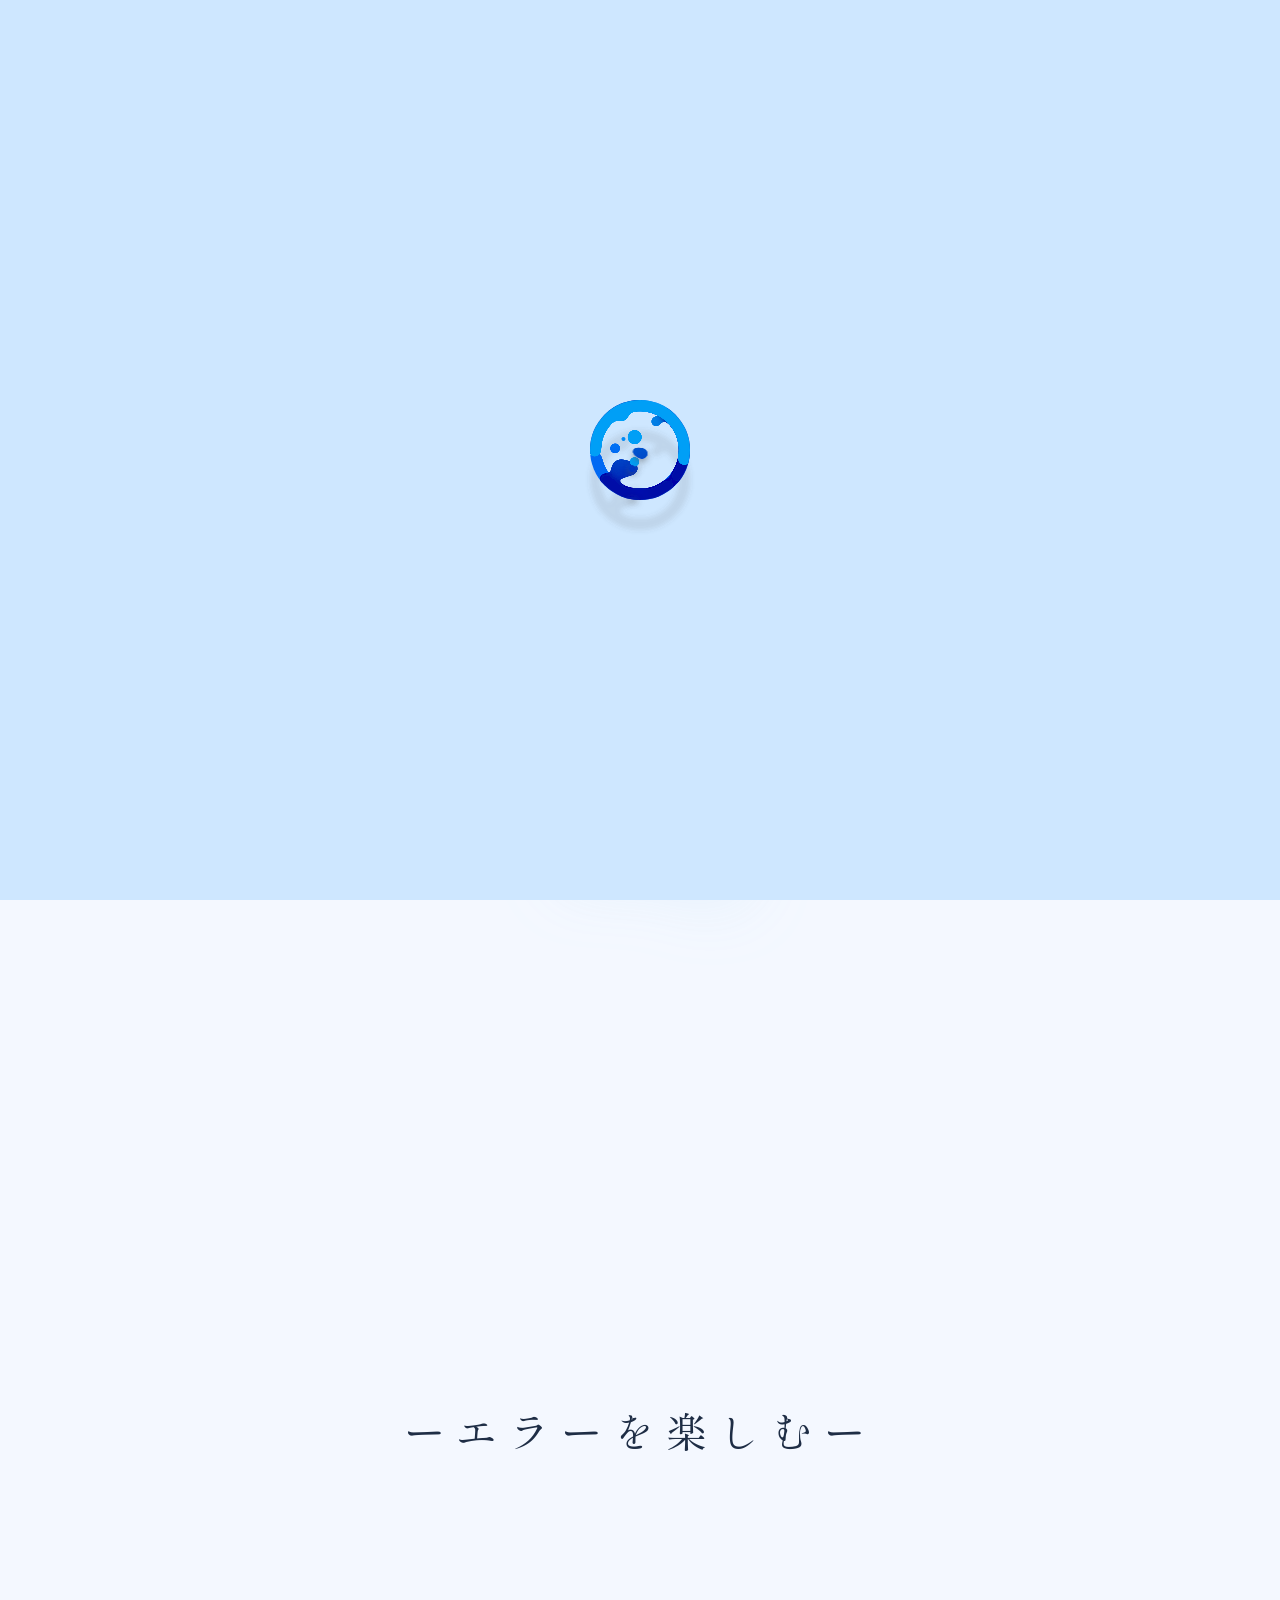
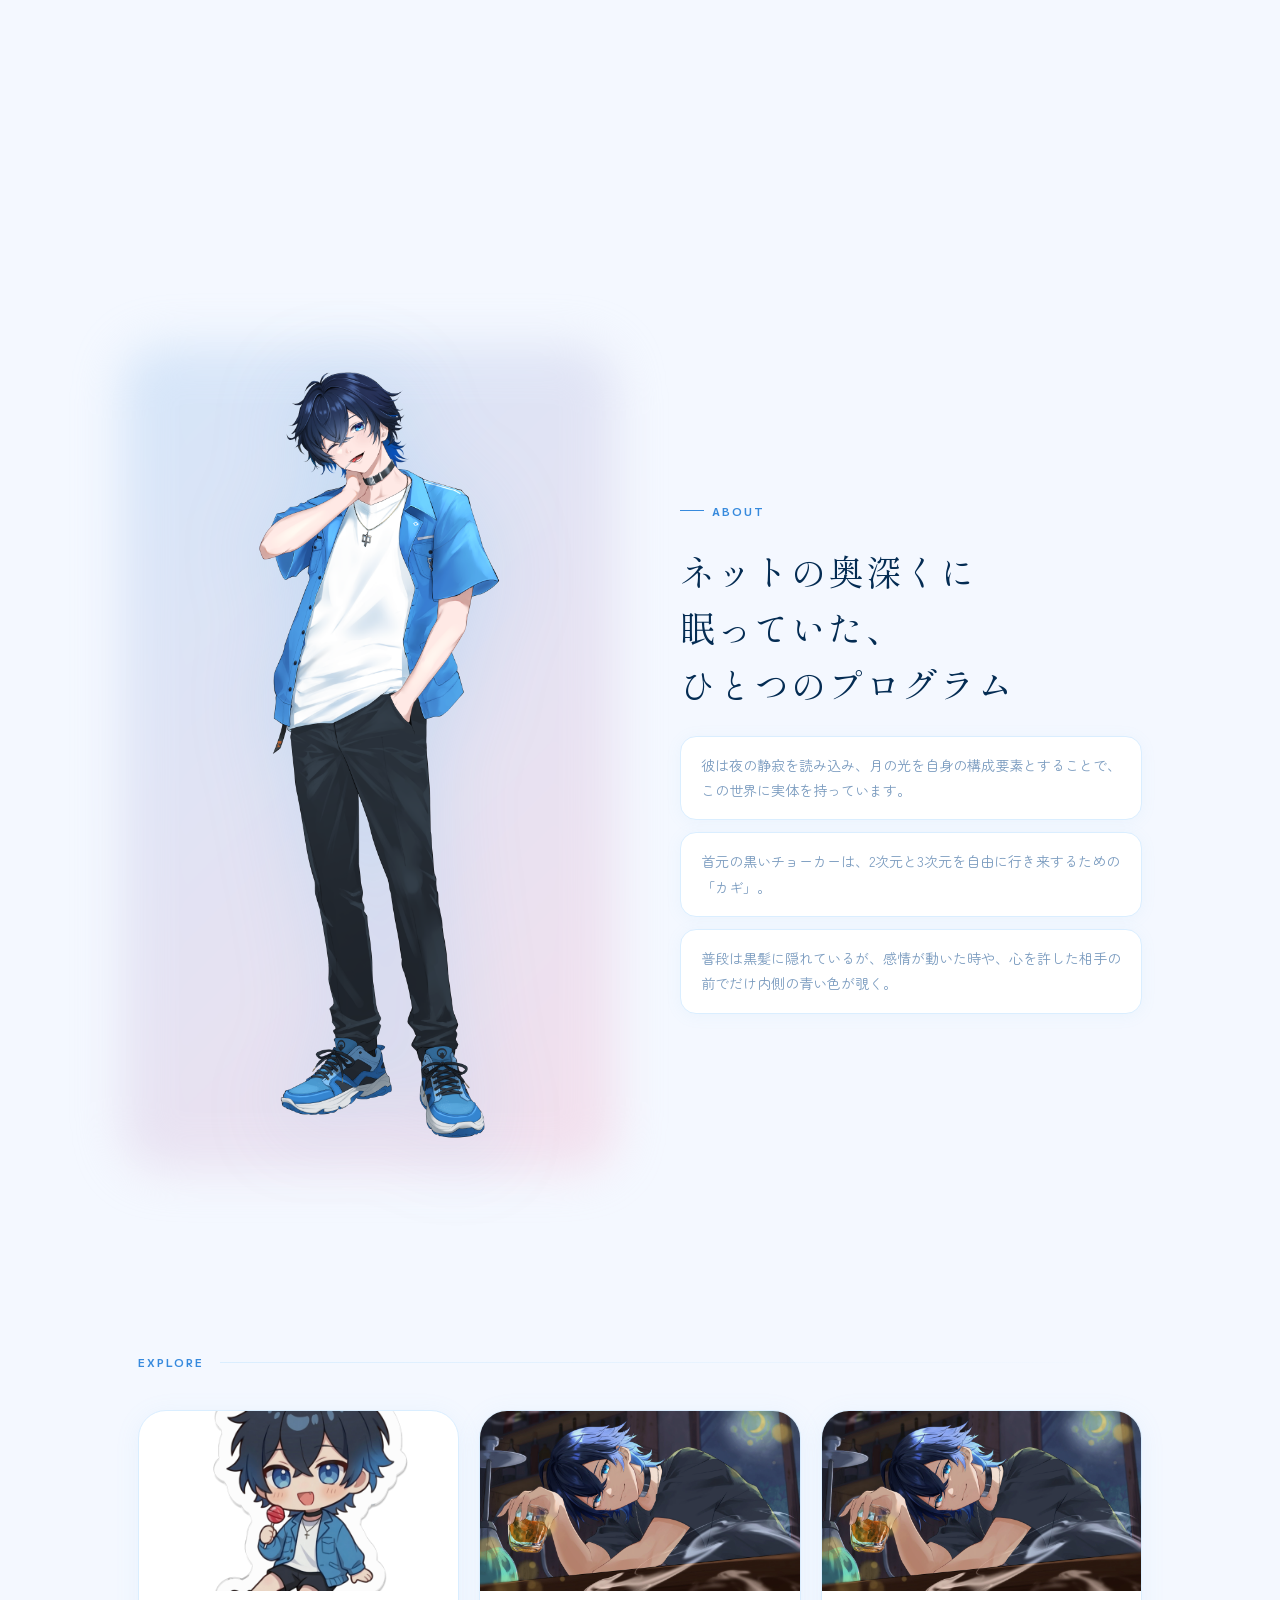
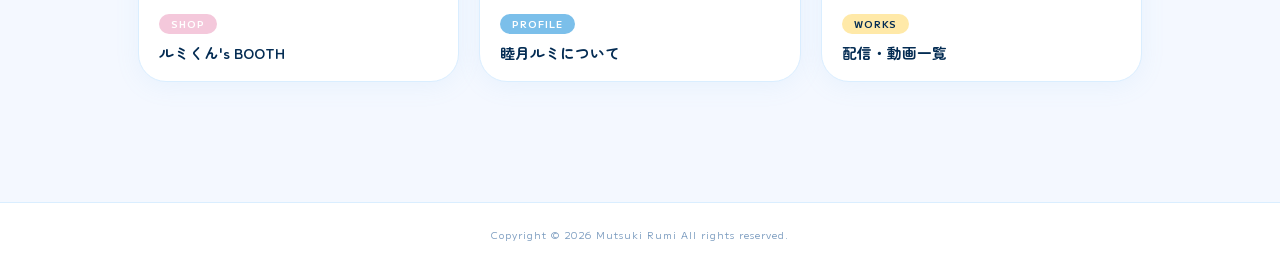
<file: index.html>
<!DOCTYPE html>
<html lang="ja">
<head>
  <meta charset="UTF-8">
  <meta name="viewport" content="width=device-width, initial-scale=1.0">
  <title>睦月ルミ — プログラマー系VTuber</title>
  <link rel="preconnect" href="https://fonts.googleapis.com">
  <link rel="preconnect" href="https://fonts.gstatic.com" crossorigin>
  <link href="https://fonts.googleapis.com/css2?family=Shippori+Mincho:wght@300;400&family=Zen+Maru+Gothic:wght@400;700&family=M+PLUS+1:wght@700;900&display=swap" rel="stylesheet">
  <style>
    /* ── トークン ── */
    :root {
      --bg:          #f4f8ff;
      --surface:     #ffffff;
      --blue-l:      #B5D4F4;
      --blue-m:      #7bbfea;
      --blue-d:      #378ADD;
      --navy:        #042C53;
      --pink:        #f4c8db;
      --yellow:      #ffe9a8;
      --text:        #1e2d45;
      --muted:       #7a9bbf;
      --border:      #daeeff;
      --r-m:         16px;
      --r-l:         28px;
      --r-full:      9999px;
    }

    *,*::before,*::after{box-sizing:border-box;margin:0;padding:0;}
    html{scroll-behavior:smooth;}
    body{
      background:var(--bg);
      color:var(--text);
      font-family:'Zen Maru Gothic',sans-serif;
      overflow-x:hidden;
    }
    img{display:block;max-width:100%;}
    a{text-decoration:none;color:inherit;}

    /* ── ローダー ── */
    .loader{
      position:fixed;inset:0;
      background:#cee7ff;
      display:flex;align-items:center;justify-content:center;
      z-index:9999;
      transition:opacity .4s ease;
    }
    .loader.hide{opacity:0;pointer-events:none;}
    .loader svg{width:400px;height:300px;visibility:hidden;}

    /* ── カスタムカーソル ── */
    .cursor{
      position:fixed;
      width:12px;height:12px;
      border-radius:50%;
      background:var(--blue-d);
      pointer-events:none;
      z-index:9998;
      transform:translate(-50%,-50%);
      transition:transform .1s ease, width .3s ease, height .3s ease, opacity .3s ease;
      mix-blend-mode:multiply;
    }
    .cursor-ring{
      position:fixed;
      width:40px;height:40px;
      border-radius:50%;
      border:1.5px solid var(--blue-m);
      pointer-events:none;
      z-index:9997;
      transform:translate(-50%,-50%);
      transition:transform .15s ease, width .3s ease, height .3s ease, opacity .3s ease;
      opacity:.6;
    }
    .cursor.hovered{width:6px;height:6px;}
    .cursor-ring.hovered{width:56px;height:56px;opacity:.3;}

    /* ── ナビ ── */
    .nav{
      position:fixed;top:0;left:0;width:100%;z-index:200;
      background:rgba(244,248,255,.75);
      backdrop-filter:blur(16px);
      border-bottom:1px solid var(--border);
    }
    .nav__inner{
      max-width:1100px;margin:0 auto;
      padding:14px 48px;
      display:flex;align-items:center;justify-content:space-between;
    }
    .nav__logo{
      font-family:'M PLUS 1',sans-serif;
      font-size:.75rem;font-weight:900;
      letter-spacing:.2em;color:var(--navy);
      text-transform:uppercase;
    }
    .nav__menu{display:flex;gap:40px;list-style:none;}
    .nav__menu a{
      font-family:'M PLUS 1',sans-serif;
      font-size:.72rem;font-weight:700;
      letter-spacing:.12em;text-transform:uppercase;
      color:var(--muted);
      padding:4px 14px;border-radius:var(--r-full);
      transition:background .25s,color .25s;
    }
    .nav__menu a:hover{background:var(--blue-l);color:var(--navy);}

    /* ── HERO ── */
    .hero{
      position:relative;width:100%;height:100svh;min-height:600px;
      overflow: visible;  /* hidden → visible */
      display:grid;place-items:center;
      margin-bottom: 400px;
    }
    .hero__video-wrap{position:absolute;inset:0;z-index:0;}
    .hero__video-wrap video{width:100%;height:100%;object-fit:cover;display:block;}
    .hero__overlay{
      position:absolute;inset:0;z-index:1;
      background:linear-gradient(to bottom,
        rgba(244,248,255,.3) 0%,
        rgba(244,248,255,.1) 40%,
        rgba(244,248,255,.85) 100%);
    }

    /* 泡 */
    .hero__bubbles{
      position:absolute;top:0;left:50%;transform:translateX(-50%);
      width:100%;max-width:15rem;
      opacity:.55;z-index:2;pointer-events:none;overflow:visible;
    }
    .bubbles circle{stroke:var(--blue-m);fill:none;}
    .bubbles-large>g,.bubbles-small>g{transform:translateY(2048px);opacity:0;}
    .bubbles-large>g:nth-of-type(1){animation:bup 6.5s infinite;}
    .bubbles-large>g:nth-of-type(2){animation:bup 5.25s .25s infinite;}
    .bubbles-large>g:nth-of-type(3){animation:bup 6s .75s infinite;}
    .bubbles-large>g:nth-of-type(4){animation:bup 5.5s 1.5s infinite;}
    .bubbles-large>g:nth-of-type(5){animation:bup 6.5s 4s infinite;}
    .bubbles-small>g:nth-of-type(1){animation:bup 5.25s infinite;}
    .bubbles-small>g:nth-of-type(2){animation:bup 5.75s infinite;}
    .bubbles-small>g:nth-of-type(3){animation:bup 5.25s .25s infinite;}
    .bubbles-small>g:nth-of-type(4){animation:bup 5.75s .325s infinite;}
    .bubbles-small>g:nth-of-type(5){animation:bup 6s .125s infinite;}
    .bubbles-small>g:nth-of-type(6){animation:bup 5.13s .25s infinite;}
    .bubbles-small>g:nth-of-type(7){animation:bup 6.25s .35s infinite;}
    .bubbles-small>g:nth-of-type(8){animation:bup 7s .2s infinite;}
    .bubbles-small>g:nth-of-type(9){animation:bup 6.25s .233s infinite;}
    @keyframes bup{
      0%{opacity:0;}10%,90%{opacity:1;}
      100%{opacity:0;transform:translateY(-1024px);}
    }

    /* キャラ */
    .hero__chara{
      position:absolute;bottom:0;left:50%;
      transform:translateX(-50%);
      width:clamp(220px,30vw,460px);
      height:auto;z-index:3;pointer-events:none;
      filter:drop-shadow(0 0 40px rgba(123,191,234,.35));
      animation:float 4s ease-in-out infinite;
    }
    @keyframes float{
      0%,100%{transform:translateX(-50%) translateY(0);}
      50%{transform:translateX(-50%) translateY(-14px);}
    }

    /* グリッチキャプション */
    .hero__caption {
      text-align: center;
      padding: 100px 0;
      width: 100%;
    }

    .glitch{
      font-family:'Shippori Mincho',serif;
      font-size:clamp(1.3rem,3.2vw,2.6rem);
      font-weight:300;
      letter-spacing:.28em;
      color:var(--text);
      display:inline-block;
      position:relative;overflow:hidden;
      height:1.4em;
    }
    /* 1ブロック分だけ表示 */
    .glitch .block{display:inline-block;}
    .glitch .block:last-child{
      position:absolute;top:100%;left:0;
      color:var(--blue-d);
    }
    .glitch .letter{
      display:inline-block;
      transition:transform .6s cubic-bezier(.76,0,.24,1);
    }
    .glitch:hover .letter{transform:translateY(-100%);}
    .glitch .letter:nth-child(1){transition-delay:.00s;}
    .glitch .letter:nth-child(2){transition-delay:.05s;}
    .glitch .letter:nth-child(3){transition-delay:.10s;}
    .glitch .letter:nth-child(4){transition-delay:.15s;}
    .glitch .letter:nth-child(5){transition-delay:.20s;}
    .glitch .letter:nth-child(6){transition-delay:.25s;}
    .glitch .letter:nth-child(7){transition-delay:.30s;}
    .glitch .letter:nth-child(8){transition-delay:.35s;}
    .glitch .letter:nth-child(9){transition-delay:.40s;}
    .glitch .letter:nth-child(10){transition-delay:.45s;}
    .glitch .letter:nth-child(11){transition-delay:.50s;}
    .glitch .letter:nth-child(12){transition-delay:.55s;}

    /* 流れ星 */
    .star-particle{
      position:absolute;width:5px;height:5px;border-radius:50%;
      background:rgba(255,255,255,.95);pointer-events:none;
      transform:translate(-50%,-50%);z-index:10;
      box-shadow:0 0 8px 3px rgba(123,191,234,.8);
      animation:sfade .6s ease forwards;
    }
    @keyframes sfade{
      0%{opacity:1;transform:translate(-50%,-50%) scale(1);}
      100%{opacity:0;transform:translate(-50%,-50%) scale(0);}
    }

    /* スクロール誘導 */
    .hero__scroll{
      position:absolute;bottom:24px;right:40px;z-index:4;
      display:flex;flex-direction:column;align-items:center;gap:8px;
    }
    .hero__scroll span{
      font-family:'M PLUS 1',sans-serif;
      font-size:.6rem;font-weight:700;
      letter-spacing:.18em;color:var(--muted);
      text-transform:uppercase;
      writing-mode:vertical-rl;
    }
    .hero__scroll-line{
      width:1px;height:48px;
      background:linear-gradient(to bottom,var(--blue-m),transparent);
      animation:scroll-line 2s ease-in-out infinite;
    }
    @keyframes scroll-line{
      0%{transform:scaleY(0);transform-origin:top;}
      50%{transform:scaleY(1);transform-origin:top;}
      51%{transform:scaleY(1);transform-origin:bottom;}
      100%{transform:scaleY(0);transform-origin:bottom;}
    }

    /* ── ABOUT ── */
    .about{
      max-width:1100px;margin:0 auto;
      padding: 400px 48px 120px;
      display:grid;
      grid-template-columns:1fr 1fr;
      gap:80px;align-items:center;
    }
    .about__img-wrap{position:relative;}
    .about__img-wrap::before{
      content:'';
      position:absolute;
      inset:-16px;
      border-radius:40px;
      background:linear-gradient(135deg,var(--blue-l),var(--pink));
      z-index:0;
      opacity:.5;
      filter:blur(24px);
      animation:glow-pulse 3s ease-in-out infinite;
    }
    @keyframes glow-pulse{
      0%,100%{opacity:.4;transform:scale(1);}
      50%{opacity:.7;transform:scale(1.04);}
    }
    .about__img-wrap img{
      position:relative;z-index:1;
      width:100%;height:auto;
      border-radius:32px;
      filter:drop-shadow(0 8px 40px rgba(123,191,234,.25));
    }
    .about__text{
      display:flex;flex-direction:column;gap:24px;
    }
    .about__label{
      display:inline-flex;align-items:center;gap:8px;
      font-family:'M PLUS 1',sans-serif;
      font-size:.68rem;font-weight:700;letter-spacing:.18em;
      color:var(--blue-d);text-transform:uppercase;
    }
    .about__label::before{
      content:'';display:block;
      width:24px;height:1px;
      background:var(--blue-d);
    }
    .about__heading{
      font-family:'Shippori Mincho',serif;
      font-size:clamp(1.5rem,2.8vw,2.2rem);
      font-weight:400;letter-spacing:.06em;line-height:1.6;
      color:var(--navy);
    }
    .about__cards{display:flex;flex-direction:column;gap:12px;}
    .about__card{
      background:var(--surface);
      border:1px solid var(--border);
      border-radius:var(--r-m);
      padding:16px 20px;
      font-size:.88rem;color:var(--muted);line-height:1.8;
      box-shadow:0 2px 16px rgba(123,191,234,.08);
      transition:transform .3s ease,box-shadow .3s ease;
    }
    .about__card:hover{
      transform:translateX(6px);
      box-shadow:0 4px 24px rgba(123,191,234,.18);
    }

    /* ── LINKS ── */
    .links{
      padding:80px 48px 120px;
      max-width:1100px;margin:0 auto;
    }
    .links__header{
      display:flex;align-items:center;gap:16px;
      margin-bottom:40px;
    }
    .links__label{
      font-family:'M PLUS 1',sans-serif;
      font-size:.68rem;font-weight:700;letter-spacing:.18em;
      color:var(--blue-d);text-transform:uppercase;
    }
    .links__line{
      flex:1;height:1px;
      background:linear-gradient(to right,var(--border),transparent);
    }
    .links__grid{
      display:grid;
      grid-template-columns:repeat(3,1fr);
      gap:20px;
    }
    .link-card{
      border:1px solid var(--border);
      border-radius:var(--r-l);
      overflow:hidden;
      background:var(--surface);
      box-shadow:0 4px 24px rgba(123,191,234,.10);
      transition:transform .35s cubic-bezier(.34,1.56,.64,1),box-shadow .35s ease,border-color .35s ease;
      position:relative;
    }
    .link-card::after{
      content:'';
      position:absolute;inset:0;
      border-radius:var(--r-l);
      background:linear-gradient(135deg,transparent 60%,rgba(181,212,244,.15) 100%);
      opacity:0;
      transition:opacity .35s ease;
    }
    .link-card:hover{
      transform:translateY(-10px) scale(1.02);
      box-shadow:0 16px 48px rgba(123,191,234,.25);
      border-color:var(--blue-m);
    }
    .link-card:hover::after{opacity:1;}
    .link-card__img{
      width:100%;aspect-ratio:16/9;object-fit:cover;
      display:block;
      transition:transform .5s ease,filter .5s ease;
      filter:brightness(.95);
    }
    .link-card:hover .link-card__img{
      transform:scale(1.06);
      filter:brightness(1.05);
    }
    .link-card__body{padding:18px 20px;}
    .link-card__tag{
      display:inline-block;
      font-family:'M PLUS 1',sans-serif;
      font-size:.6rem;font-weight:700;letter-spacing:.1em;
      text-transform:uppercase;color:#fff;
      padding:3px 12px;border-radius:var(--r-full);
      margin-bottom:8px;
    }
    .link-card:nth-child(1) .link-card__tag{background:var(--pink);}
    .link-card:nth-child(2) .link-card__tag{background:var(--blue-m);}
    .link-card:nth-child(3) .link-card__tag{background:var(--yellow);color:var(--navy);}
    .link-card__title{
      font-family:'Zen Maru Gothic',sans-serif;
      font-size:.92rem;font-weight:700;
      color:var(--navy);
    }

    /* ── フェードイン ── */
    [data-fade]{
      opacity:0;transform:translateY(48px);
      transition:opacity .9s ease,transform .9s ease;
    }
    [data-fade].is-visible{opacity:1;transform:translateY(0);}
    [data-fade-delay="1"]{transition-delay:.15s;}
    [data-fade-delay="2"]{transition-delay:.30s;}

    /* ── フッター ── */
    .footer{
      border-top:1px solid var(--border);
      padding:24px 48px;
      text-align:center;
      background:var(--surface);
    }
    .footer p{
      font-family:'M PLUS 1',sans-serif;
      font-size:.62rem;letter-spacing:.1em;
      color:var(--muted);
    }

    .message-wrap {
      text-align: center;
      padding: 80px 0;
      background: var(--bg);
    }

    /* ── レスポンシブ ── */
    @media(max-width:768px){
      .nav__inner{padding:12px 16px;}
      .nav__menu{gap:4px;}
      .nav__menu a{font-size:.62rem;padding:4px 8px;}
      .cursor,.cursor-ring{display:none;}
      .about{
        grid-template-columns:1fr;
        padding:80px 20px;gap:40px;
      }
      .about__img-wrap{display:none;}
      .links{padding:40px 20px 80px;}
      .links__grid{grid-template-columns:1fr;}
      .hero__chara{width:clamp(180px,65vw,280px);}
      .hero__scroll{display:none;}
      .glitch{font-size:clamp(1.1rem,5.5vw,1.6rem) !important;letter-spacing:.15em !important;}
    }

    @media(prefers-reduced-motion:reduce){
      *,*::before,*::after{animation-duration:.01ms !important;transition-duration:.01ms !important;}
    }
  </style>
</head>
<body>

  <!-- カスタムカーソル -->
  <div class="cursor" id="cursor"></div>
  <div class="cursor-ring" id="cursorRing"></div>

  <!-- ローダー -->
  <div class="loader" id="loader">
    <svg id="mainSVG" xmlns="http://www.w3.org/2000/svg" viewBox="0 0 800 600">
      <defs>
        <filter id="drop" x="-100%" y="-100%" width="250%" height="250%">
          <feGaussianBlur stdDeviation="5" result="coloredBlur"/>
          <feOffset dx="0" dy="60" result="offsetblur"/>
          <feFlood flood-color="#555" flood-opacity="0.12"/>
          <feComposite in2="offsetblur" operator="in"/>
          <feMerge><feMergeNode/><feMergeNode in="SourceGraphic"/></feMerge>
        </filter>
        <filter id="drop2" x="-100%" y="-100%" width="250%" height="250%">
          <feGaussianBlur stdDeviation="6" result="coloredBlur"/>
          <feOffset dx="0" dy="6" result="offsetblur"/>
          <feFlood flood-color="#555" flood-opacity="0.51"/>
          <feComposite in2="offsetblur" operator="in"/>
          <feMerge><feMergeNode/><feMergeNode in="SourceGraphic"/></feMerge>
        </filter>
        <filter id="goo">
          <feGaussianBlur in="SourceGraphic" stdDeviation="7" result="blur"/>
          <feColorMatrix in="blur" mode="matrix" values="1 0 0 0 0  0 1 0 0 0  0 0 1 0 0  0 0 0 21 -9" result="cm"/>
          <feBlend/>
        </filter>
        <linearGradient id="grad1" gradientUnits="userSpaceOnUse" x1="400" y1="100" x2="400" y2="600">
          <stop offset="0" style="stop-color:#059FF6"/><stop offset="1" style="stop-color:#0369F3"/>
        </linearGradient>
        <linearGradient id="grad2" gradientUnits="userSpaceOnUse" x1="400" y1="200" x2="400" y2="400">
          <stop offset="0" style="stop-color:#059FF6"/><stop offset="1" style="stop-color:#0408A7"/>
        </linearGradient>
        <linearGradient id="grad3" gradientUnits="userSpaceOnUse" x1="400" y1="500" x2="400" y2="600">
          <stop offset="0" style="stop-color:#059FF6"/><stop offset="1" style="stop-color:#0369F3"/>
        </linearGradient>
        <linearGradient id="grad4" gradientUnits="userSpaceOnUse" x1="400" y1="200" x2="400" y2="300">
          <stop offset="0" style="stop-color:#02DBFE"/><stop offset="1" style="stop-color:#0369F3"/>
        </linearGradient>
        <clipPath id="mainMask"><circle cx="400" cy="300" r="100"/></clipPath>
        <clipPath id="otherMask"><rect x="300" y="0" width="200" height="400" rx="100" ry="100"/></clipPath>
      </defs>
      <g filter="url(#drop)">
        <g id="whole" clip-path="url(#mainMask)">
          <g class="dots1" filter="url(#goo)" fill="url(#grad1)">
            <circle class="outline" cx="400" cy="300" r="90" fill="none" stroke="#0369F3" stroke-width="23" stroke-dasharray="160 65"/>
            <circle class="dot" cx="0" cy="0" r="20"/><circle class="dot" cx="0" cy="0" r="20"/>
            <circle class="dot" cx="0" cy="0" r="20"/><circle class="dot" cx="0" cy="0" r="20"/>
            <circle class="dot" cx="0" cy="0" r="20"/><circle class="dot" cx="0" cy="0" r="20"/>
            <circle class="dot" cx="0" cy="0" r="20"/><circle class="dot" cx="0" cy="0" r="20"/>
            <circle class="dot" cx="0" cy="0" r="20"/>
          </g>
          <g class="dots2" filter="url(#goo)" fill="url(#grad2)">
            <circle class="outline" cx="400" cy="300" r="90" fill="none" stroke="#0408A7" stroke-width="23" stroke-dasharray="160 40"/>
            <circle class="dot" cx="0" cy="0" r="20"/><circle class="dot" cx="0" cy="0" r="20"/>
            <circle class="dot" cx="0" cy="0" r="20"/><circle class="dot" cx="0" cy="0" r="20"/>
            <circle class="dot" cx="0" cy="0" r="20"/><circle class="dot" cx="0" cy="0" r="20"/>
            <circle class="dot" cx="0" cy="0" r="20"/><circle class="dot" cx="0" cy="0" r="20"/>
            <circle class="dot" cx="0" cy="0" r="20"/>
          </g>
          <g class="dots3" filter="url(#goo)" fill="url(#grad3)">
            <circle class="outline" cx="400" cy="300" r="90" fill="none" stroke="url(#grad3)" stroke-width="23" stroke-dasharray="240"/>
            <circle class="dot" cx="0" cy="0" r="20"/><circle class="dot" cx="0" cy="0" r="20"/>
            <circle class="dot" cx="0" cy="0" r="20"/><circle class="dot" cx="0" cy="0" r="20"/>
            <circle class="dot" cx="0" cy="0" r="20"/><circle class="dot" cx="0" cy="0" r="20"/>
            <circle class="dot" cx="0" cy="0" r="20"/><circle class="dot" cx="0" cy="0" r="20"/>
            <circle class="dot" cx="0" cy="0" r="20"/>
          </g>
          <g class="dots4" filter="url(#goo)" fill="url(#grad4)">
            <circle class="dot" cx="0" cy="0" r="20"/><circle class="dot" cx="0" cy="0" r="20"/>
            <circle class="dot" cx="0" cy="0" r="20"/><circle class="dot" cx="0" cy="0" r="20"/>
            <circle class="dot" cx="0" cy="0" r="20"/><circle class="dot" cx="0" cy="0" r="20"/>
            <circle class="dot" cx="0" cy="0" r="20"/><circle class="dot" cx="0" cy="0" r="20"/>
            <circle class="dot" cx="0" cy="0" r="20"/>
          </g>
        </g>
      </g>
      <g filter="url(#drop2)">
        <g clip-path="url(#otherMask)">
          <g class="dots5" fill="url(#grad2)" filter="url(#goo)">
            <circle class="outsideDot" cx="0" cy="0" r="20"/><circle class="outsideDot" cx="0" cy="0" r="20"/>
            <circle class="outsideDot" cx="0" cy="0" r="20"/><circle class="outsideDot" cx="0" cy="0" r="20"/>
            <circle class="outsideDot" cx="0" cy="0" r="20"/><circle class="outsideDot" cx="0" cy="0" r="20"/>
            <circle class="outsideDot" cx="0" cy="0" r="20"/><circle class="outsideDot" cx="0" cy="0" r="20"/>
            <circle class="outsideDot" cx="0" cy="0" r="20"/>
          </g>
        </g>
      </g>
    </svg>
  </div>

  <!-- ナビ -->
  <header>
    <nav class="nav" aria-label="メインナビゲーション">
      <div class="nav__inner">
        <span class="nav__logo">Mutsuki Rumi</span>
        <ul class="nav__menu">
          <li><a href="index.html">Home</a></li>
          <li><a href="PROFILE.html">Profile</a></li>
          <li><a href="WORKS.html">Works</a></li>
          <li><a href="HP依頼.html">HP依頼</a></li>
        </ul>
      </div>
    </nav>
  </header>

  <main>
    <!-- HERO -->
    <section class="hero" aria-label="メインビジュアル">
      <div class="hero__video-wrap" id="videoWrap">
        <video src="HP2.mp4" autoplay muted loop playsinline></video>
      </div>
      <div class="hero__overlay" aria-hidden="true"></div>

      <div class="hero__bubbles" aria-hidden="true">
        <svg class="bubbles" xmlns="http://www.w3.org/2000/svg" viewBox="0 0 701 1024" style="overflow:visible;">
          <g class="bubbles-large" stroke-width="7">
            <g><g transform="translate(10 940)"><circle cx="35" cy="35" r="35"/></g></g>
            <g><g transform="translate(373 940)"><circle cx="35" cy="35" r="35"/></g></g>
            <g><g transform="translate(408 940)"><circle cx="35" cy="35" r="35"/></g></g>
            <g><g transform="translate(621 940)"><circle cx="35" cy="35" r="35"/></g></g>
            <g><g transform="translate(179 940)"><circle cx="35" cy="35" r="35"/></g></g>
          </g>
          <g class="bubbles-small" stroke-width="4">
            <g><g transform="translate(147 984)"><circle cx="15" cy="15" r="15"/></g></g>
            <g><g transform="translate(255 984)"><circle cx="15" cy="15" r="15"/></g></g>
            <g><g transform="translate(573 984)"><circle cx="15" cy="15" r="15"/></g></g>
            <g><g transform="translate(429 984)"><circle cx="15" cy="15" r="15"/></g></g>
            <g><g transform="translate(91 984)"><circle cx="15" cy="15" r="15"/></g></g>
            <g><g transform="translate(640 984)"><circle cx="15" cy="15" r="15"/></g></g>
            <g><g transform="translate(321 984)"><circle cx="15" cy="15" r="15"/></g></g>
            <g><g transform="translate(376 984)"><circle cx="15" cy="15" r="15"/></g></g>
            <g><g transform="translate(497 984)"><circle cx="15" cy="15" r="15"/></g></g>
          </g>
        </svg>
      </div>

      <img src="睦月ルミ様ご依頼.png" alt="睦月ルミ" class="hero__chara" aria-hidden="true">
      <div style="height:400px;"></div>

      <div class="hero__scroll" aria-hidden="true">
        <span>Scroll</span>
        <div class="hero__scroll-line"></div>
      </div>
    </section>


    <div class="hero__caption">
      <h1 class="glitch" id="glitchText">ーエラーを楽しむー</h1>
    </div>

    <!-- ABOUT -->
    <section class="about" aria-label="自己紹介">
      <div class="about__img-wrap" data-fade>
        <img src="睦月ルミ様ご依頼.png" alt="睦月ルミ イラスト">
      </div>
      <div class="about__text" data-fade data-fade-delay="1">
        <span class="about__label">About</span>
        <h2 class="about__heading">ネットの奥深くに<br>眠っていた、<br>ひとつのプログラム</h2>
        <div class="about__cards">
          <div class="about__card">彼は夜の静寂を読み込み、月の光を自身の構成要素とすることで、この世界に実体を持っています。</div>
          <div class="about__card">首元の黒いチョーカーは、2次元と3次元を自由に行き来するための「カギ」。</div>
          <div class="about__card">普段は黒髪に隠れているが、感情が動いた時や、心を許した相手の前でだけ内側の青い色が覗く。</div>
        </div>
      </div>
    </section>

    <!-- LINKS -->
    <section class="links" aria-label="リンク集">
      <div class="links__header">
        <span class="links__label">Explore</span>
        <div class="links__line"></div>
      </div>
      <div class="links__grid">
        <a href="https://rumikun.booth.pm" target="_blank" rel="noopener noreferrer" class="link-card" data-fade>
          <img src="sozai2.png" alt="Shop" class="link-card__img">
          <div class="link-card__body">
            <span class="link-card__tag">Shop</span>
            <p class="link-card__title">ルミくん's BOOTH</p>
          </div>
        </a>
        <a href="PROFILE.html" class="link-card" data-fade data-fade-delay="1">
          <img src="のみ.jpg" alt="Profile" class="link-card__img">
          <div class="link-card__body">
            <span class="link-card__tag">Profile</span>
            <p class="link-card__title">睦月ルミについて</p>
          </div>
        </a>
        <a href="WORKS.html" class="link-card" data-fade data-fade-delay="2">
          <img src="のみ.jpg" alt="Works" class="link-card__img">
          <div class="link-card__body">
            <span class="link-card__tag">Works</span>
            <p class="link-card__title">配信・動画一覧</p>
          </div>
        </a>
      </div>
    </section>
  </main>

  <footer class="footer">
    <p>Copyright &copy; 2026 Mutsuki Rumi All rights reserved.</p>
  </footer>

  <noscript><style>.loader{display:none;}[data-fade]{opacity:1;transform:none;}</style></noscript>

  <script src="https://cdnjs.cloudflare.com/ajax/libs/gsap/3.12.2/gsap.min.js"></script>
  <script>
    /* ── カスタムカーソル ── */
    const cursor = document.getElementById('cursor');
    const ring   = document.getElementById('cursorRing');
    let mx=0,my=0,rx=0,ry=0;

    document.addEventListener('mousemove', e => {
      mx = e.clientX; my = e.clientY;
      cursor.style.left = mx+'px';
      cursor.style.top  = my+'px';
    });

    (function animRing(){
      rx += (mx - rx) * 0.12;
      ry += (my - ry) * 0.12;
      ring.style.left = rx+'px';
      ring.style.top  = ry+'px';
      requestAnimationFrame(animRing);
    })();

    document.querySelectorAll('a,button').forEach(el => {
      el.addEventListener('mouseenter', () => {
        cursor.classList.add('hovered');
        ring.classList.add('hovered');
      });
      el.addEventListener('mouseleave', () => {
        cursor.classList.remove('hovered');
        ring.classList.remove('hovered');
      });
    });

    /* ── ローダー ── */
    window.addEventListener('load', () => {
      const loader = document.getElementById('loader');
      gsap.set('svg', { visibility: 'visible' });
      gsap.set('.dot', { transformOrigin:'50% 50%', attr:{ cx:'random(350,450)', cy:440, r:'random(4,20)' } });
      gsap.set('.outsideDot', { transformOrigin:'50% 50%', attr:{ cx:'random(370,420)', cy:420, r:'random(3,19)' } });
      gsap.to('.dots1 .dot', { duration:'random(2,8)', attr:{ cy:'random(-220,-320)' }, stagger:{ each:.16, repeat:-1 }, ease:'linear' }).seek(100);
      gsap.to('.dots2 .dot', { duration:'random(2,5)', attr:{ cy:'random(-220,-320)' }, stagger:{ each:.16, repeat:-1 }, ease:'sine.in' }).seek(100);
      gsap.to('.dots3 .dot', { duration:'random(6,12)', attr:{ cy:'random(-220,-320)' }, stagger:{ each:.16, repeat:-1 }, ease:'sine.in' }).seek(100);
      gsap.to('.dots4 .dot', { duration:'random(3,9)', attr:{ cy:'random(-220,-320)' }, stagger:{ each:.16, repeat:-1 }, ease:'sine.in' }).seek(100);
      gsap.to('.dots5 .outsideDot', { duration:'random(3,9)', attr:{ cy:'random(-220,-320)', r:0 }, stagger:{ each:.16, repeat:-1 }, ease:'power2.in' }).seek(100);
      gsap.to('.outline', { duration:gsap.utils.wrap([7,6.1,5.2]), svgOrigin:'400 300', rotation:gsap.utils.wrap([-360,-360]), ease:'linear', stagger:{ each:1, repeat:-1 } }).seek(200);
      setTimeout(() => {
        loader.classList.add('hide');
        setTimeout(() => { loader.style.display='none'; }, 400);
      }, 2000);
    });

    /* ── ページ遷移 ── */
    document.querySelectorAll('a[href]').forEach(link => {
      link.addEventListener('click', e => {
        const href = link.getAttribute('href');
        if (!href || href.startsWith('http') || href.startsWith('#')) return;
        e.preventDefault();
        const loader = document.getElementById('loader');
        loader.style.display='flex'; loader.style.opacity='1';
        loader.classList.remove('hide');
        gsap.set('#mainSVG',{ visibility:'visible' });
        gsap.to('.dots1 .dot',{ duration:'random(2,8)', attr:{ cy:'random(-220,-320)' }, stagger:{ each:.16, repeat:-1 }, ease:'linear' }).seek(100);
        gsap.to('.dots2 .dot',{ duration:'random(2,5)', attr:{ cy:'random(-220,-320)' }, stagger:{ each:.16, repeat:-1 }, ease:'sine.in' }).seek(100);
        gsap.to('.outline',{ duration:gsap.utils.wrap([7,6.1,5.2]), svgOrigin:'400 300', rotation:gsap.utils.wrap([-360,-360]), ease:'linear', stagger:{ each:1, repeat:-1 } }).seek(200);
        setTimeout(() => { window.location.href = href; }, 800);
      });
    });

    /* ── グリッチテキスト（1ブロックのみ・複製なし） ── */
    const glitchEl = document.getElementById('glitchText');
    const rawText  = glitchEl.innerText;
    glitchEl.innerHTML = '';

    const block1 = document.createElement('div');
    block1.classList.add('block');
    for (const ch of rawText) {
      const sp = document.createElement('span');
      sp.classList.add('letter');
      sp.innerText = ch.trim() === '' ? '\xa0' : ch;
      block1.appendChild(sp);
    }
    glitchEl.appendChild(block1);

    /* 2ブロック目（ホバー後に見えるアクセントカラー版）*/
    const block2 = block1.cloneNode(true);
    glitchEl.appendChild(block2);

    /* ── IntersectionObserver ── */
    const io = new IntersectionObserver(entries => {
      entries.forEach(entry => {
        if (entry.isIntersecting) {
          entry.target.classList.add('is-visible');
          io.unobserve(entry.target);
        }
      });
    }, { threshold: 0.12 });
    document.querySelectorAll('[data-fade]').forEach(el => io.observe(el));

    /* ── 流れ星 ── */
    const vw = document.getElementById('videoWrap');
    if (vw) {
      vw.addEventListener('mousemove', e => {
        const r = vw.getBoundingClientRect();
        const star = document.createElement('div');
        star.classList.add('star-particle');
        star.style.left = (e.clientX - r.left)+'px';
        star.style.top  = (e.clientY - r.top)+'px';
        vw.appendChild(star);
        setTimeout(() => star.remove(), 600);
      });
    }
  </script>
</body>
</html>
</file>
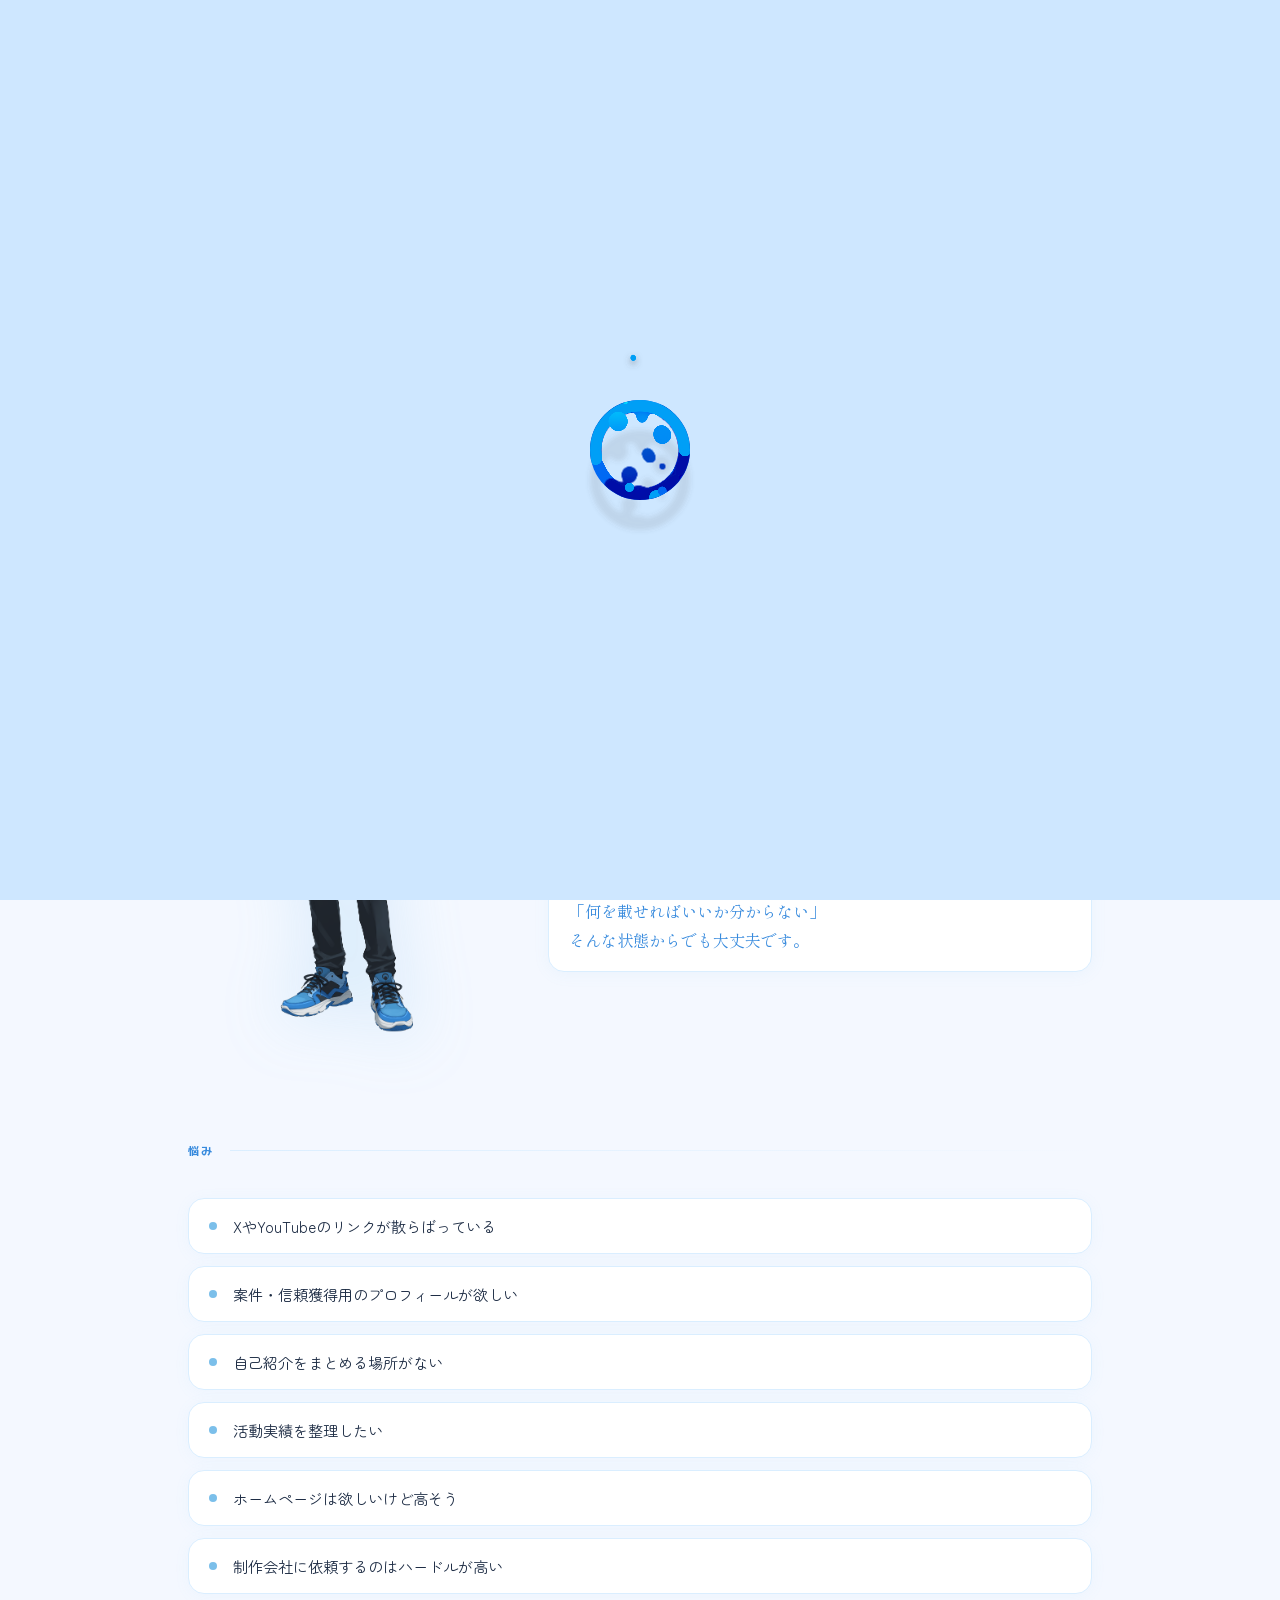
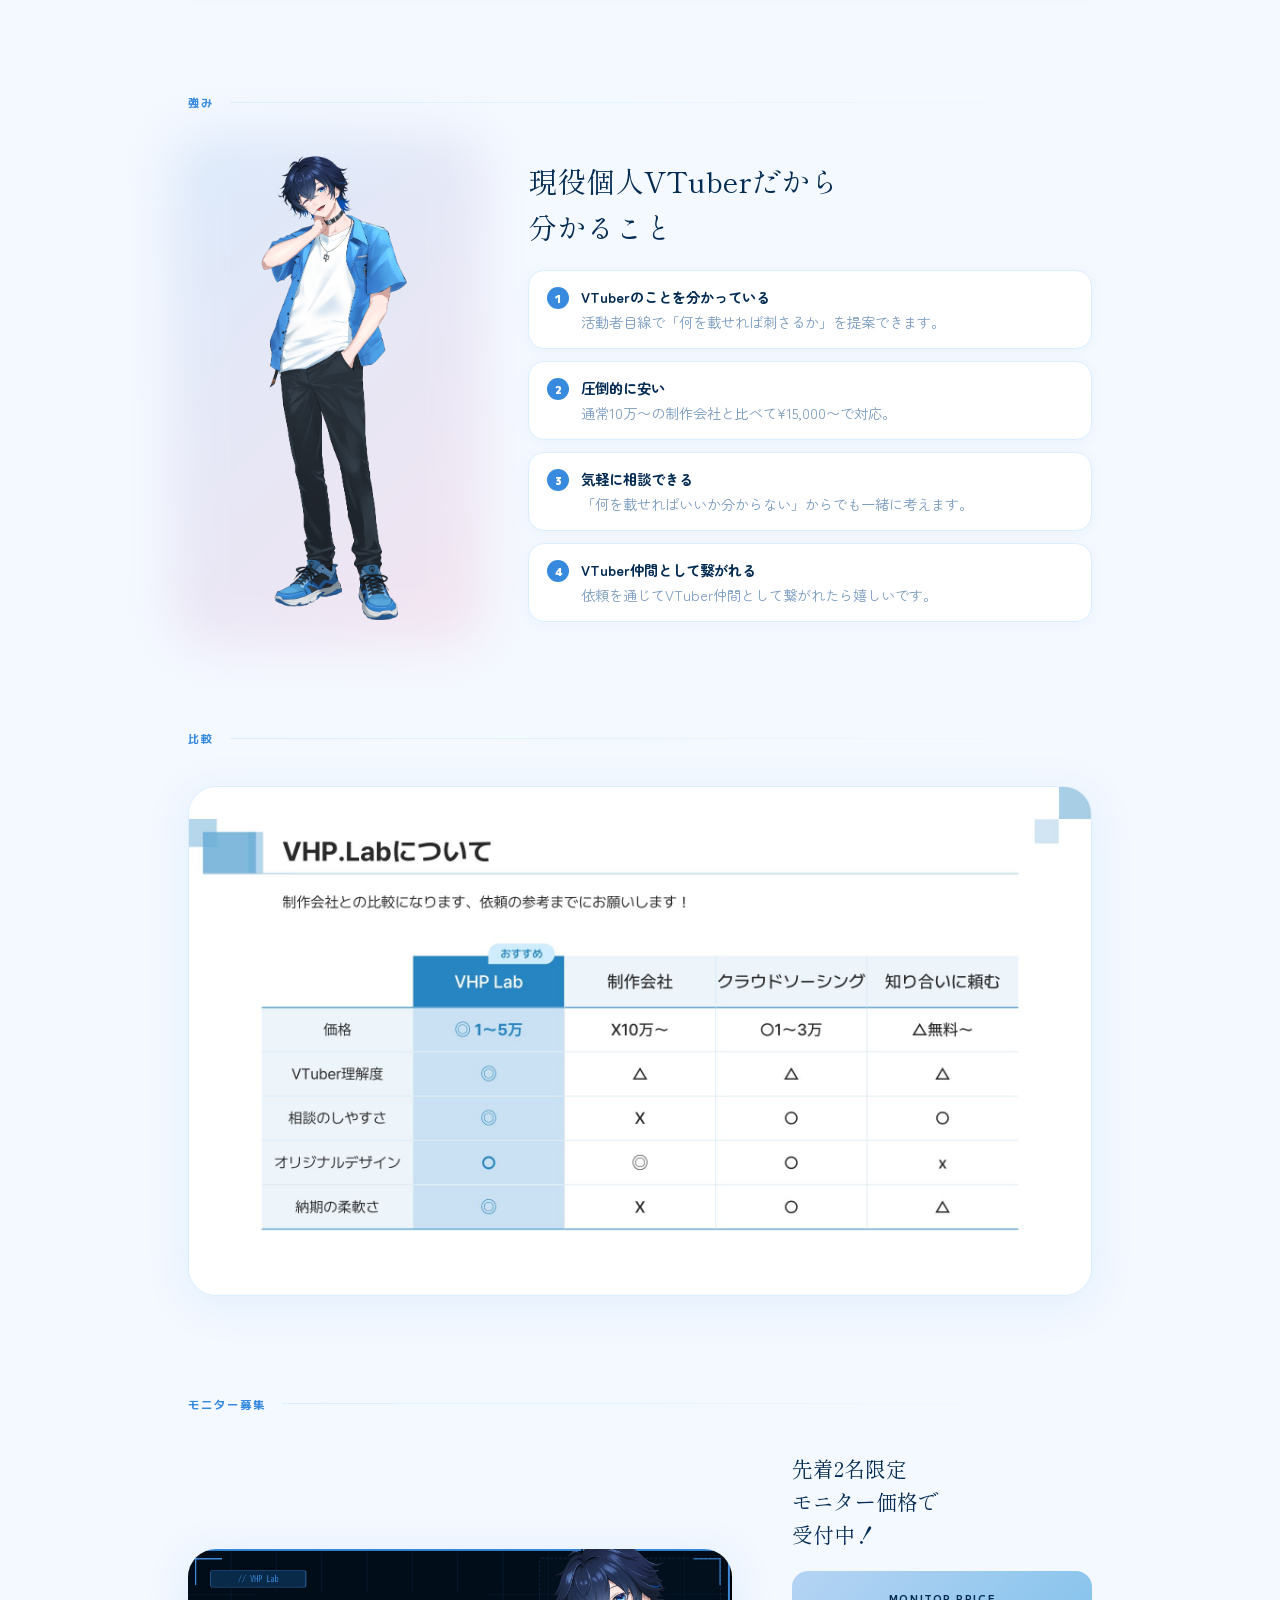
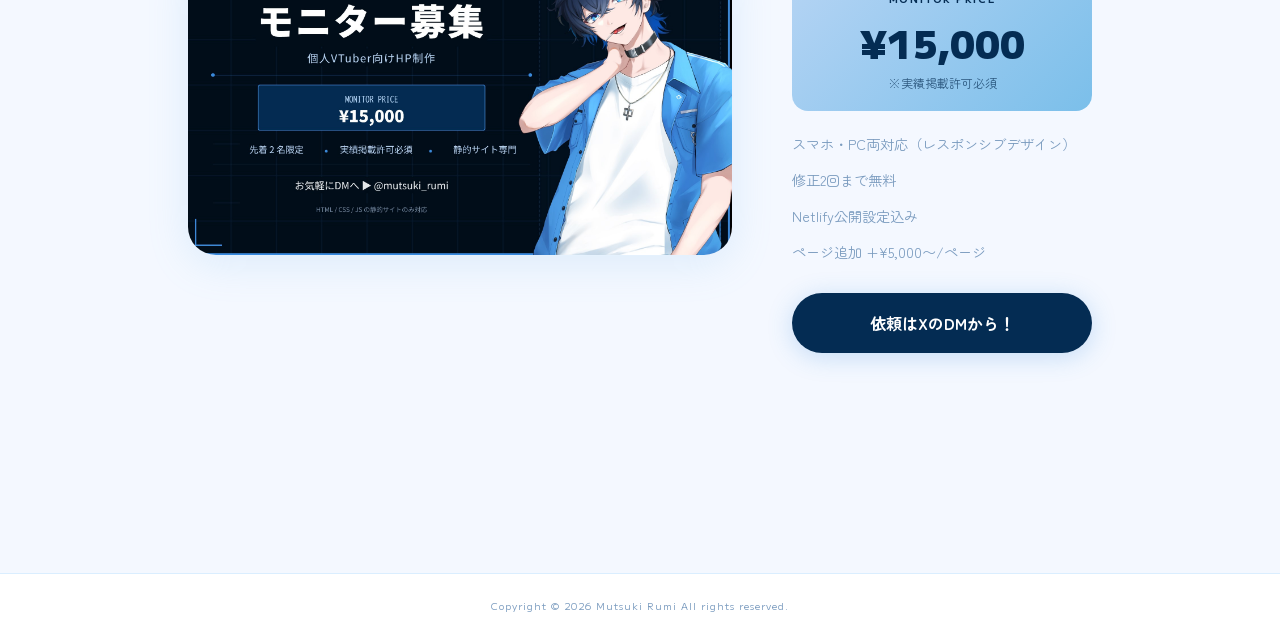
<file: HP依頼.html>
<!DOCTYPE html>
<html lang="ja">
<head>
  <meta charset="UTF-8">
  <meta name="viewport" content="width=device-width, initial-scale=1.0">
  <title>VTuber向けHP制作 | VHP.Lab | 睦月ルミ</title>
  <meta name="description" content="個人VTuber向けホームページ制作サービス VHP.Lab。現役VTuberが制作。スマホ・PC両対応。モニター価格¥15,000〜。お気軽にご相談ください。">
  <meta name="keywords" content="VTuber HP制作, 個人VTuber ホームページ, VTuber サイト制作, VHP.Lab, 睦月ルミ">
  <link rel="preconnect" href="https://fonts.googleapis.com">
  <link rel="preconnect" href="https://fonts.gstatic.com" crossorigin>
  <link href="https://fonts.googleapis.com/css2?family=Shippori+Mincho:wght@300;400&family=Zen+Maru+Gothic:wght@400;700&family=M+PLUS+1:wght@700;900&display=swap" rel="stylesheet">
  <style>
    :root{--bg:#f4f8ff;--surface:#ffffff;--blue-l:#B5D4F4;--blue-m:#7bbfea;--blue-d:#378ADD;--navy:#042C53;--pink:#f4c8db;--yellow:#ffe9a8;--text:#1e2d45;--muted:#7a9bbf;--border:#daeeff;--r-m:16px;--r-l:28px;--r-full:9999px;}
    *,*::before,*::after{box-sizing:border-box;margin:0;padding:0;}
    html{scroll-behavior:smooth;}
    body{background:var(--bg);color:var(--text);font-family:'Zen Maru Gothic',sans-serif;overflow-x:hidden;}
    img{display:block;max-width:100%;}
    a{text-decoration:none;color:inherit;}

    .loader{position:fixed;inset:0;background:#cee7ff;display:flex;align-items:center;justify-content:center;z-index:9999;transition:opacity .4s ease;}
    .loader.hide{opacity:0;pointer-events:none;}
    .loader svg{width:400px;height:300px;visibility:hidden;}

    .cursor{position:fixed;width:12px;height:12px;border-radius:50%;background:var(--blue-d);pointer-events:none;z-index:9998;transform:translate(-50%,-50%);transition:width .3s,height .3s;mix-blend-mode:multiply;}
    .cursor-ring{position:fixed;width:40px;height:40px;border-radius:50%;border:1.5px solid var(--blue-m);pointer-events:none;z-index:9997;transform:translate(-50%,-50%);opacity:.6;transition:width .3s,height .3s,opacity .3s;}
    .cursor.hovered{width:6px;height:6px;}
    .cursor-ring.hovered{width:56px;height:56px;opacity:.3;}

    .nav{position:fixed;top:0;left:0;width:100%;z-index:200;background:rgba(244,248,255,.75);backdrop-filter:blur(16px);border-bottom:1px solid var(--border);}
    .nav__inner{max-width:1100px;margin:0 auto;padding:14px 48px;display:flex;align-items:center;justify-content:space-between;}
    .nav__logo{font-family:'M PLUS 1',sans-serif;font-size:.75rem;font-weight:900;letter-spacing:.2em;color:var(--navy);text-transform:uppercase;}
    .nav__menu{display:flex;gap:40px;list-style:none;}
    .nav__menu a{font-family:'M PLUS 1',sans-serif;font-size:.72rem;font-weight:700;letter-spacing:.12em;text-transform:uppercase;color:var(--muted);padding:4px 14px;border-radius:var(--r-full);transition:background .25s,color .25s;}
    .nav__menu a:hover{background:var(--blue-l);color:var(--navy);}

    /* ページヘッダー */
    .page-header{padding:140px 48px 80px;text-align:center;background:linear-gradient(to bottom,var(--blue-l) 0%,var(--bg) 100%);}
    .page-header__label{font-family:'M PLUS 1',sans-serif;font-size:.7rem;font-weight:700;letter-spacing:.2em;color:var(--blue-d);text-transform:uppercase;margin-bottom:16px;display:block;}
    .page-header__title{font-family:'Shippori Mincho',serif;font-size:clamp(2rem,5vw,4rem);font-weight:300;letter-spacing:.3em;color:var(--navy);margin-bottom:16px;}
    .page-header__sub{font-family:'Shippori Mincho',serif;font-size:clamp(1rem,2vw,1.4rem);font-weight:300;color:var(--muted);letter-spacing:.1em;}

    /* コンテンツ */
    .request-wrap{max-width:1000px;margin:0 auto;padding:80px 48px 120px;}

    /* セクション共通 */
    .req-section{margin-bottom:100px;}
    .req-section__header{display:flex;align-items:center;gap:16px;margin-bottom:40px;}
    .req-section__label{font-family:'M PLUS 1',sans-serif;font-size:.7rem;font-weight:700;letter-spacing:.18em;color:var(--blue-d);text-transform:uppercase;}
    .req-section__line{flex:1;height:1px;background:linear-gradient(to right,var(--border),transparent);}

    /* キャッチコピー */
    .catch{display:flex;gap:60px;align-items:center;}
    .catch__img{width:300px;flex-shrink:0;filter:drop-shadow(0 0 32px rgba(123,191,234,.3));}
    .catch__text{flex:1;display:flex;flex-direction:column;gap:20px;}
    .catch__heading{font-family:'Shippori Mincho',serif;font-size:clamp(1.4rem,2.5vw,2rem);font-weight:400;line-height:1.6;color:var(--navy);}
    .catch__body{display:flex;flex-direction:column;gap:12px;}
    .catch__body p{font-size:.95rem;color:var(--muted);line-height:1.9;}
    .catch__highlight{
      background:var(--surface);border:1px solid var(--border);
      border-radius:var(--r-m);padding:16px 20px;
      font-family:'Shippori Mincho',serif;
      font-size:1rem;color:var(--blue-d);
      line-height:1.8;
      box-shadow:0 2px 16px rgba(123,191,234,.08);
    }

    /* お悩みリスト */
    .worry-list{display:flex;flex-direction:column;gap:12px;}
    .worry-item{
      display:flex;align-items:center;gap:16px;
      background:var(--surface);border:1px solid var(--border);
      border-radius:var(--r-m);padding:16px 20px;
      box-shadow:0 2px 16px rgba(123,191,234,.06);
      transition:transform .3s ease,box-shadow .3s ease,border-color .3s ease;
    }
    .worry-item:hover{transform:translateX(6px);box-shadow:0 4px 24px rgba(123,191,234,.15);border-color:var(--blue-m);}
    .worry-item__icon{width:8px;height:8px;border-radius:50%;background:var(--blue-m);flex-shrink:0;}
    .worry-item__text{font-size:.95rem;color:var(--text);}

    /* VTuberだから */
    .vtuber-reason{display:flex;gap:60px;align-items:center;}
    .vtuber-reason__img{width:280px;flex-shrink:0;position:relative;}
    .vtuber-reason__img::before{content:'';position:absolute;inset:-16px;border-radius:40px;background:linear-gradient(135deg,var(--blue-l),var(--pink));z-index:0;opacity:.4;filter:blur(24px);animation:glow-pulse 3s ease-in-out infinite;}
    @keyframes glow-pulse{0%,100%{opacity:.3;transform:scale(1);}50%{opacity:.6;transform:scale(1.04);}}
    .vtuber-reason__img img{position:relative;z-index:1;width:100%;border-radius:var(--r-l);}
    .vtuber-reason__text{flex:1;display:flex;flex-direction:column;gap:20px;}
    .vtuber-reason__heading{font-family:'Shippori Mincho',serif;font-size:clamp(1.3rem,2.3vw,1.8rem);font-weight:400;color:var(--navy);line-height:1.6;}
    .reason-cards{display:flex;flex-direction:column;gap:12px;}
    .reason-card{
      background:var(--surface);border:1px solid var(--border);
      border-radius:var(--r-m);padding:14px 18px;
      display:flex;gap:12px;align-items:flex-start;
      box-shadow:0 2px 12px rgba(123,191,234,.07);
      transition:transform .3s,box-shadow .3s;
    }
    .reason-card:hover{transform:translateX(6px);box-shadow:0 4px 20px rgba(123,191,234,.15);}
    .reason-card__num{
      font-family:'M PLUS 1',sans-serif;font-size:.65rem;font-weight:900;
      color:#fff;background:var(--blue-d);
      width:22px;height:22px;border-radius:50%;
      display:flex;align-items:center;justify-content:center;
      flex-shrink:0;margin-top:2px;
    }
    .reason-card__text{font-size:.9rem;color:var(--muted);line-height:1.7;}
    .reason-card__text strong{color:var(--navy);font-weight:700;}

    /* 比較画像 */
    .compare-img{
      width:100%;border-radius:var(--r-l);
      border:1px solid var(--border);
      box-shadow:0 8px 40px rgba(123,191,234,.15);
    }

    /* モニター */
    .monitor-wrap{display:flex;gap:60px;align-items:center;}
    .monitor-wrap__img{flex:1;}
    .monitor-wrap__img img{width:100%;border-radius:var(--r-l);box-shadow:0 8px 40px rgba(123,191,234,.2);}
    .monitor-wrap__text{width:300px;flex-shrink:0;display:flex;flex-direction:column;gap:20px;}
    .monitor-wrap__heading{font-family:'Shippori Mincho',serif;font-size:1.3rem;font-weight:400;color:var(--navy);line-height:1.6;}
    .monitor-wrap__body{display:flex;flex-direction:column;gap:10px;}
    .monitor-wrap__body p{font-size:.9rem;color:var(--muted);line-height:1.8;}
    .monitor-price{
      background:linear-gradient(135deg,var(--blue-l),var(--blue-m));
      border-radius:var(--r-m);padding:20px;text-align:center;
    }
    .monitor-price__label{font-family:'M PLUS 1',sans-serif;font-size:.65rem;font-weight:700;letter-spacing:.15em;color:var(--navy);text-transform:uppercase;margin-bottom:8px;}
    .monitor-price__num{font-family:'M PLUS 1',sans-serif;font-size:2.4rem;font-weight:900;color:var(--navy);}
    .monitor-price__note{font-size:.75rem;color:var(--navy);opacity:.7;margin-top:4px;}

    /* CTAボタン */
    .cta-btn{
      display:block;
      width:100%;
      padding:18px 0;
      border-radius:var(--r-full);
      background:linear-gradient(to right,var(--blue-d) 0%,var(--blue-d) 50%,var(--navy) 50%,var(--navy) 100%);
      background-size:200% auto;
      background-position:100% 0;
      color:#fff;
      font-family:'Zen Maru Gothic',sans-serif;
      font-weight:700;font-size:1rem;
      text-align:center;
      transition:background-position .4s ease,box-shadow .3s ease;
      box-shadow:0 4px 24px rgba(55,138,221,.25);
      margin-top:8px;
    }
    .cta-btn:hover{background-position:0 0;box-shadow:0 8px 32px rgba(55,138,221,.4);}

    [data-fade]{opacity:0;transform:translateY(40px);transition:opacity .9s ease,transform .9s ease;}
    [data-fade].is-visible{opacity:1;transform:translateY(0);}
    [data-fade-delay="1"]{transition-delay:.15s;}

    .footer{border-top:1px solid var(--border);padding:24px 48px;text-align:center;background:var(--surface);}
    .footer p{font-family:'M PLUS 1',sans-serif;font-size:.62rem;letter-spacing:.1em;color:var(--muted);}

    @media(max-width:768px){
      .nav__inner{padding:12px 16px;}
      .nav__menu{gap:4px;}
      .nav__menu a{font-size:.62rem;padding:4px 8px;flex-shrink:0;}
      .cursor,.cursor-ring{display:none;}
      .page-header{padding:100px 20px 60px;}
      .request-wrap{padding:40px 20px 80px;}
      .catch{flex-direction:column;gap:32px;}
      .catch__img{width:70%;margin:0 auto;}
      .vtuber-reason{flex-direction:column;gap:32px;}
      .vtuber-reason__img{width:70%;margin:0 auto;}
      .vtuber-reason__text{width:100%;}
      .monitor-wrap{flex-direction:column;gap:32px;}
      .monitor-wrap__text{width:100%;}
    }
    @media(prefers-reduced-motion:reduce){*,*::before,*::after{animation-duration:.01ms !important;transition-duration:.01ms !important;}}
  </style>
</head>
<body>
  <div class="cursor" id="cursor"></div>
  <div class="cursor-ring" id="cursorRing"></div>

  <div class="loader" id="loader">
    <svg id="mainSVG" xmlns="http://www.w3.org/2000/svg" viewBox="0 0 800 600">
      <defs>
        <filter id="drop" x="-100%" y="-100%" width="250%" height="250%"><feGaussianBlur stdDeviation="5" result="coloredBlur"/><feOffset dx="0" dy="60" result="offsetblur"/><feFlood flood-color="#555" flood-opacity="0.12"/><feComposite in2="offsetblur" operator="in"/><feMerge><feMergeNode/><feMergeNode in="SourceGraphic"/></feMerge></filter>
        <filter id="drop2" x="-100%" y="-100%" width="250%" height="250%"><feGaussianBlur stdDeviation="6" result="coloredBlur"/><feOffset dx="0" dy="6" result="offsetblur"/><feFlood flood-color="#555" flood-opacity="0.51"/><feComposite in2="offsetblur" operator="in"/><feMerge><feMergeNode/><feMergeNode in="SourceGraphic"/></feMerge></filter>
        <filter id="goo"><feGaussianBlur in="SourceGraphic" stdDeviation="7" result="blur"/><feColorMatrix in="blur" mode="matrix" values="1 0 0 0 0  0 1 0 0 0  0 0 1 0 0  0 0 0 21 -9" result="cm"/><feBlend/></filter>
        <linearGradient id="grad1" gradientUnits="userSpaceOnUse" x1="400" y1="100" x2="400" y2="600"><stop offset="0" style="stop-color:#059FF6"/><stop offset="1" style="stop-color:#0369F3"/></linearGradient>
        <linearGradient id="grad2" gradientUnits="userSpaceOnUse" x1="400" y1="200" x2="400" y2="400"><stop offset="0" style="stop-color:#059FF6"/><stop offset="1" style="stop-color:#0408A7"/></linearGradient>
        <linearGradient id="grad3" gradientUnits="userSpaceOnUse" x1="400" y1="500" x2="400" y2="600"><stop offset="0" style="stop-color:#059FF6"/><stop offset="1" style="stop-color:#0369F3"/></linearGradient>
        <linearGradient id="grad4" gradientUnits="userSpaceOnUse" x1="400" y1="200" x2="400" y2="300"><stop offset="0" style="stop-color:#02DBFE"/><stop offset="1" style="stop-color:#0369F3"/></linearGradient>
        <clipPath id="mainMask"><circle cx="400" cy="300" r="100"/></clipPath>
        <clipPath id="otherMask"><rect x="300" y="0" width="200" height="400" rx="100" ry="100"/></clipPath>
      </defs>
      <g filter="url(#drop)"><g id="whole" clip-path="url(#mainMask)">
        <g class="dots1" filter="url(#goo)" fill="url(#grad1)"><circle class="outline" cx="400" cy="300" r="90" fill="none" stroke="#0369F3" stroke-width="23" stroke-dasharray="160 65"/><circle class="dot" cx="0" cy="0" r="20"/><circle class="dot" cx="0" cy="0" r="20"/><circle class="dot" cx="0" cy="0" r="20"/><circle class="dot" cx="0" cy="0" r="20"/><circle class="dot" cx="0" cy="0" r="20"/><circle class="dot" cx="0" cy="0" r="20"/><circle class="dot" cx="0" cy="0" r="20"/><circle class="dot" cx="0" cy="0" r="20"/><circle class="dot" cx="0" cy="0" r="20"/></g>
        <g class="dots2" filter="url(#goo)" fill="url(#grad2)"><circle class="outline" cx="400" cy="300" r="90" fill="none" stroke="#0408A7" stroke-width="23" stroke-dasharray="160 40"/><circle class="dot" cx="0" cy="0" r="20"/><circle class="dot" cx="0" cy="0" r="20"/><circle class="dot" cx="0" cy="0" r="20"/><circle class="dot" cx="0" cy="0" r="20"/><circle class="dot" cx="0" cy="0" r="20"/><circle class="dot" cx="0" cy="0" r="20"/><circle class="dot" cx="0" cy="0" r="20"/><circle class="dot" cx="0" cy="0" r="20"/><circle class="dot" cx="0" cy="0" r="20"/></g>
        <g class="dots3" filter="url(#goo)" fill="url(#grad3)"><circle class="outline" cx="400" cy="300" r="90" fill="none" stroke="url(#grad3)" stroke-width="23" stroke-dasharray="240"/><circle class="dot" cx="0" cy="0" r="20"/><circle class="dot" cx="0" cy="0" r="20"/><circle class="dot" cx="0" cy="0" r="20"/><circle class="dot" cx="0" cy="0" r="20"/><circle class="dot" cx="0" cy="0" r="20"/><circle class="dot" cx="0" cy="0" r="20"/><circle class="dot" cx="0" cy="0" r="20"/><circle class="dot" cx="0" cy="0" r="20"/><circle class="dot" cx="0" cy="0" r="20"/></g>
        <g class="dots4" filter="url(#goo)" fill="url(#grad4)"><circle class="dot" cx="0" cy="0" r="20"/><circle class="dot" cx="0" cy="0" r="20"/><circle class="dot" cx="0" cy="0" r="20"/><circle class="dot" cx="0" cy="0" r="20"/><circle class="dot" cx="0" cy="0" r="20"/><circle class="dot" cx="0" cy="0" r="20"/><circle class="dot" cx="0" cy="0" r="20"/><circle class="dot" cx="0" cy="0" r="20"/><circle class="dot" cx="0" cy="0" r="20"/></g>
      </g></g>
      <g filter="url(#drop2)"><g clip-path="url(#otherMask)"><g class="dots5" fill="url(#grad2)" filter="url(#goo)"><circle class="outsideDot" cx="0" cy="0" r="20"/><circle class="outsideDot" cx="0" cy="0" r="20"/><circle class="outsideDot" cx="0" cy="0" r="20"/><circle class="outsideDot" cx="0" cy="0" r="20"/><circle class="outsideDot" cx="0" cy="0" r="20"/><circle class="outsideDot" cx="0" cy="0" r="20"/><circle class="outsideDot" cx="0" cy="0" r="20"/><circle class="outsideDot" cx="0" cy="0" r="20"/><circle class="outsideDot" cx="0" cy="0" r="20"/></g></g></g>
    </svg>
  </div>

  <header>
    <nav class="nav">
      <div class="nav__inner">
        <span class="nav__logo">Mutsuki Rumi</span>
        <ul class="nav__menu">
          <li><a href="index.html">Home</a></li>
          <li><a href="PROFILE.html">Profile</a></li>
          <li><a href="WORKS.html">Works</a></li>
          <li><a href="HP依頼.html">HP依頼</a></li>
        </ul>
      </div>
    </nav>
  </header>

  <main>
    <div class="page-header" data-fade>
      <span class="page-header__label">// VHP.Lab</span>
      <h1 class="page-header__title">HP制作依頼</h1>
      <p class="page-header__sub">現役個人VTuberが制作する、VTuber専門ホームページ制作サービス</p>
    </div>

    <div class="request-wrap">

      <!-- キャッチ -->
      <div class="req-section" data-fade>
        <div class="req-section__header">
          <span class="req-section__label">About</span>
          <div class="req-section__line"></div>
        </div>
        <div class="catch">
          <img src="睦月ルミ様ご依頼.png" alt="睦月ルミ" class="catch__img">
          <div class="catch__text">
            <h2 class="catch__heading">活動をまとめる場所、<br>作りませんか？</h2>
            <div class="catch__body">
              <p>制作会社に頼むほどじゃない。でも、自分だけの活動拠点が欲しい。</p>
              <p>そんな個人VTuber向けに、お手軽なホームページ制作を行っています。</p>
              <p>現役個人VTuberだからこそ、活動者目線でサポート。</p>
            </div>
            <div class="catch__highlight">
              「まずは相談だけしてみたい」<br>
              「何を載せればいいか分からない」<br>
              そんな状態からでも大丈夫です。
            </div>
          </div>
        </div>
      </div>

      <!-- お悩み -->
      <div class="req-section" data-fade>
        <div class="req-section__header">
          <span class="req-section__label">悩み</span>
          <div class="req-section__line"></div>
        </div>
        <div class="worry-list">
          <div class="worry-item"><div class="worry-item__icon"></div><p class="worry-item__text">XやYouTubeのリンクが散らばっている</p></div>
          <div class="worry-item"><div class="worry-item__icon"></div><p class="worry-item__text">案件・信頼獲得用のプロフィールが欲しい</p></div>
          <div class="worry-item"><div class="worry-item__icon"></div><p class="worry-item__text">自己紹介をまとめる場所がない</p></div>
          <div class="worry-item"><div class="worry-item__icon"></div><p class="worry-item__text">活動実績を整理したい</p></div>
          <div class="worry-item"><div class="worry-item__icon"></div><p class="worry-item__text">ホームページは欲しいけど高そう</p></div>
          <div class="worry-item"><div class="worry-item__icon"></div><p class="worry-item__text">制作会社に依頼するのはハードルが高い</p></div>
        </div>
      </div>

      <!-- VTuberだから -->
      <div class="req-section" data-fade>
        <div class="req-section__header">
          <span class="req-section__label">強み</span>
          <div class="req-section__line"></div>
        </div>
        <div class="vtuber-reason">
          <div class="vtuber-reason__img">
            <img src="睦月ルミ様ご依頼.png" alt="睦月ルミ">
          </div>
          <div class="vtuber-reason__text">
            <h2 class="vtuber-reason__heading">現役個人VTuberだから<br>分かること</h2>
            <div class="reason-cards">
              <div class="reason-card">
                <span class="reason-card__num">1</span>
                <p class="reason-card__text"><strong>VTuberのことを分かっている</strong><br>活動者目線で「何を載せれば刺さるか」を提案できます。</p>
              </div>
              <div class="reason-card">
                <span class="reason-card__num">2</span>
                <p class="reason-card__text"><strong>圧倒的に安い</strong><br>通常10万〜の制作会社と比べて¥15,000〜で対応。</p>
              </div>
              <div class="reason-card">
                <span class="reason-card__num">3</span>
                <p class="reason-card__text"><strong>気軽に相談できる</strong><br>「何を載せればいいか分からない」からでも一緒に考えます。</p>
              </div>
              <div class="reason-card">
                <span class="reason-card__num">4</span>
                <p class="reason-card__text"><strong>VTuber仲間として繋がれる</strong><br>依頼を通じてVTuber仲間として繋がれたら嬉しいです。</p>
              </div>
            </div>
          </div>
        </div>
      </div>

      <!-- 比較 -->
      <div class="req-section" data-fade>
        <div class="req-section__header">
          <span class="req-section__label">比較</span>
          <div class="req-section__line"></div>
        </div>
        <img src="比較資料.jpg" alt="他サービスとの比較" class="compare-img">
      </div>

      <!-- モニター -->
      <div class="req-section" data-fade>
        <div class="req-section__header">
          <span class="req-section__label">モニター募集</span>
          <div class="req-section__line"></div>
        </div>
        <div class="monitor-wrap">
          <div class="monitor-wrap__img">
            <img src="モニター.jpg" alt="モニター募集">
          </div>
          <div class="monitor-wrap__text">
            <h2 class="monitor-wrap__heading">先着2名限定<br>モニター価格で<br>受付中！</h2>
            <div class="monitor-price">
              <p class="monitor-price__label">Monitor Price</p>
              <p class="monitor-price__num">¥15,000</p>
              <p class="monitor-price__note">※実績掲載許可必須</p>
            </div>
            <div class="monitor-wrap__body">
              <p>スマホ・PC両対応（レスポンシブデザイン）</p>
              <p>修正2回まで無料</p>
              <p>Netlify公開設定込み</p>
              <p>ページ追加 +¥5,000〜/ページ</p>
            </div>
            <a href="https://x.com/mutsuki_rumi" target="_blank" class="cta-btn">依頼はXのDMから！</a>
          </div>
        </div>
      </div>

    </div>
  </main>

  <footer class="footer">
    <p>Copyright &copy; 2026 Mutsuki Rumi All rights reserved.</p>
  </footer>

  <noscript><style>.loader{display:none;}[data-fade]{opacity:1;transform:none;}</style></noscript>
  <script src="https://cdnjs.cloudflare.com/ajax/libs/gsap/3.12.2/gsap.min.js"></script>
  <script>
    const cursor=document.getElementById('cursor'),ring=document.getElementById('cursorRing');
    let mx=0,my=0,rx=0,ry=0;
    document.addEventListener('mousemove',e=>{mx=e.clientX;my=e.clientY;cursor.style.left=mx+'px';cursor.style.top=my+'px';});
    (function a(){rx+=(mx-rx)*.12;ry+=(my-ry)*.12;ring.style.left=rx+'px';ring.style.top=ry+'px';requestAnimationFrame(a);})();
    document.querySelectorAll('a,button').forEach(el=>{
      el.addEventListener('mouseenter',()=>{cursor.classList.add('hovered');ring.classList.add('hovered');});
      el.addEventListener('mouseleave',()=>{cursor.classList.remove('hovered');ring.classList.remove('hovered');});
    });
    window.addEventListener('load',()=>{
      const loader=document.getElementById('loader');
      gsap.set('svg',{visibility:'visible'});
      gsap.set('.dot',{transformOrigin:'50% 50%',attr:{cx:'random(350,450)',cy:440,r:'random(4,20)'}});
      gsap.set('.outsideDot',{transformOrigin:'50% 50%',attr:{cx:'random(370,420)',cy:420,r:'random(3,19)'}});
      gsap.to('.dots1 .dot',{duration:'random(2,8)',attr:{cy:'random(-220,-320)'},stagger:{each:.16,repeat:-1},ease:'linear'}).seek(100);
      gsap.to('.dots2 .dot',{duration:'random(2,5)',attr:{cy:'random(-220,-320)'},stagger:{each:.16,repeat:-1},ease:'sine.in'}).seek(100);
      gsap.to('.dots3 .dot',{duration:'random(6,12)',attr:{cy:'random(-220,-320)'},stagger:{each:.16,repeat:-1},ease:'sine.in'}).seek(100);
      gsap.to('.dots4 .dot',{duration:'random(3,9)',attr:{cy:'random(-220,-320)'},stagger:{each:.16,repeat:-1},ease:'sine.in'}).seek(100);
      gsap.to('.dots5 .outsideDot',{duration:'random(3,9)',attr:{cy:'random(-220,-320)',r:0},stagger:{each:.16,repeat:-1},ease:'power2.in'}).seek(100);
      gsap.to('.outline',{duration:gsap.utils.wrap([7,6.1,5.2]),svgOrigin:'400 300',rotation:gsap.utils.wrap([-360,-360]),ease:'linear',stagger:{each:1,repeat:-1}}).seek(200);
      setTimeout(()=>{loader.classList.add('hide');setTimeout(()=>{loader.style.display='none';},400);},2000);
    });
    document.querySelectorAll('a[href]').forEach(link=>{
      link.addEventListener('click',e=>{
        const href=link.getAttribute('href');
        if(!href||href.startsWith('http')||href.startsWith('#'))return;
        e.preventDefault();
        const loader=document.getElementById('loader');
        loader.style.display='flex';loader.style.opacity='1';loader.classList.remove('hide');
        gsap.set('#mainSVG',{visibility:'visible'});
        gsap.to('.dots1 .dot',{duration:'random(2,8)',attr:{cy:'random(-220,-320)'},stagger:{each:.16,repeat:-1},ease:'linear'}).seek(100);
        gsap.to('.dots2 .dot',{duration:'random(2,5)',attr:{cy:'random(-220,-320)'},stagger:{each:.16,repeat:-1},ease:'sine.in'}).seek(100);
        gsap.to('.outline',{duration:gsap.utils.wrap([7,6.1,5.2]),svgOrigin:'400 300',rotation:gsap.utils.wrap([-360,-360]),ease:'linear',stagger:{each:1,repeat:-1}}).seek(200);
        setTimeout(()=>{window.location.href=href;},800);
      });
    });
    const io=new IntersectionObserver(entries=>{
      entries.forEach(entry=>{if(entry.isIntersecting){entry.target.classList.add('is-visible');io.unobserve(entry.target);}});
    },{threshold:.1});
    document.querySelectorAll('[data-fade]').forEach(el=>io.observe(el));
  </script>
</body>
</html>
</file>
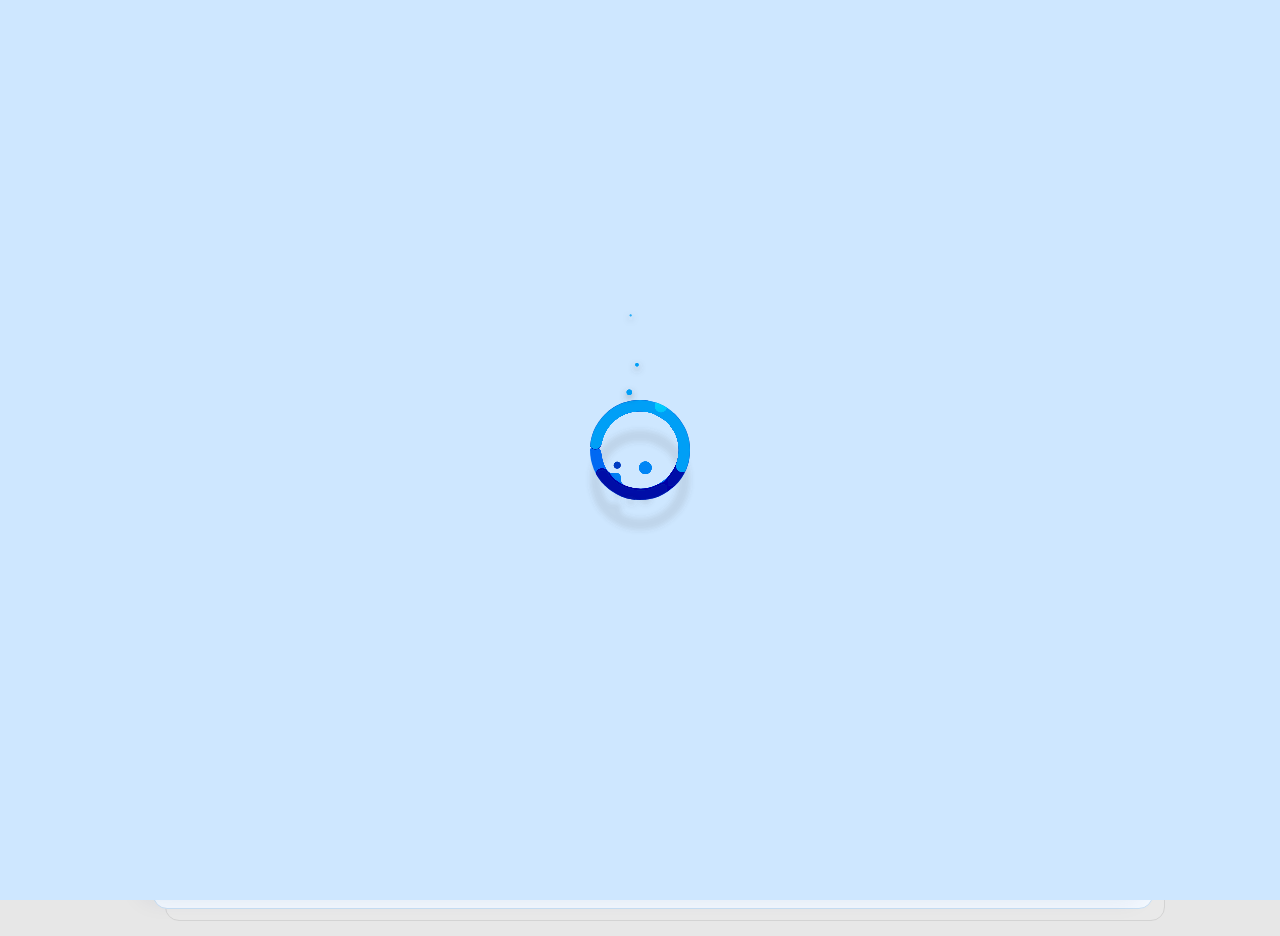
<file: PROFILE.html>
<!DOCTYPE html>
<html lang="jp">
  <head>
    <meta charset="UTF-8">
    <meta name="viewport" content="width=device-width, initial-scale=1.0">
    <title>睦月ルミ - PROFILE</title>
    <link href="https://fonts.googleapis.com/css2?family=M+PLUS+1:wght@400;700;900&family=Zen+Maru+Gothic:wght@400;500;700&display=swap" rel="stylesheet">
    <link rel="stylesheet" href="style.css">
    <link rel="stylesheet" href="PROFILE.css">
    <script src="https://cdnjs.cloudflare.com/ajax/libs/gsap/3.12.2/gsap.min.js"></script>
  </head>
  <body>

      <div class="loader">
        <svg id="mainSVG" xmlns="http://www.w3.org/2000/svg" viewBox="0 0 800 600">
          <defs>
            <filter id="drop" x="-100%" y="-100%" width="250%" height="250%">
              <feGaussianBlur stdDeviation="5" result="coloredBlur" />
              <feOffset dx="0" dy="60" result="offsetblur"></feOffset>
              <feFlood flood-color="#555" flood-opacity="0.12"></feFlood>
              <feComposite in2="offsetblur" operator="in"></feComposite>
              <feMerge><feMergeNode /><feMergeNode in="SourceGraphic"></feMergeNode></feMerge>
            </filter>
            <filter id="drop2" x="-100%" y="-100%" width="250%" height="250%">
              <feGaussianBlur stdDeviation="6" result="coloredBlur" />
              <feOffset dx="0" dy="6" result="offsetblur"></feOffset>
              <feFlood flood-color="#555" flood-opacity="0.51"></feFlood>
              <feComposite in2="offsetblur" operator="in"></feComposite>
              <feMerge><feMergeNode /><feMergeNode in="SourceGraphic"></feMergeNode></feMerge>
            </filter>
            <filter id="goo">
              <feGaussianBlur in="SourceGraphic" stdDeviation="7" result="blur" />
              <feColorMatrix in="blur" mode="matrix" values="1 0 0 0 0  0 1 0 0 0  0 0 1 0 0  0 0 0 21 -9" result="cm" />
              <feBlend />
            </filter>
            <linearGradient id="grad1" gradientUnits="userSpaceOnUse" x1="400" y1="100" x2="400" y2="600">
              <stop offset="0" style="stop-color:#059FF6" />
              <stop offset="1" style="stop-color:#0369F3" />
            </linearGradient>
            <linearGradient id="grad2" gradientUnits="userSpaceOnUse" x1="400" y1="200" x2="400" y2="400">
              <stop offset="0" style="stop-color:#059FF6" />
              <stop offset="1" style="stop-color:#0408A7" />
            </linearGradient>
            <linearGradient id="grad3" gradientUnits="userSpaceOnUse" x1="400" y1="500" x2="400" y2="600">
              <stop offset="0" style="stop-color:#059FF6" />
              <stop offset="1" style="stop-color:#0369F3" />
            </linearGradient>
            <linearGradient id="grad4" gradientUnits="userSpaceOnUse" x1="400" y1="200" x2="400" y2="300">
              <stop offset="0" style="stop-color:#02DBFE" />
              <stop offset="1" style="stop-color:#0369F3" />
            </linearGradient>
            <clipPath id="mainMask"><circle cx="400" cy="300" r="100" /></clipPath>
            <clipPath id="otherMask"><rect x="300" y="0" width="200" height="400" rx="100" ry="100" /></clipPath>
          </defs>
          <g filter="url(#drop)">
            <g id="whole" clip-path="url(#mainMask)">
              <g class="dots1" filter="url(#goo)" fill="url(#grad1)">
                <circle class="outline" cx="400" cy="300" r="90" fill="none" stroke="#0369F3" stroke-width="23" stroke-dasharray="160 65" />
                <circle class="dot" cx="0" cy="0" r="20" /><circle class="dot" cx="0" cy="0" r="20" />
                <circle class="dot" cx="0" cy="0" r="20" /><circle class="dot" cx="0" cy="0" r="20" />
                <circle class="dot" cx="0" cy="0" r="20" /><circle class="dot" cx="0" cy="0" r="20" />
                <circle class="dot" cx="0" cy="0" r="20" /><circle class="dot" cx="0" cy="0" r="20" />
                <circle class="dot" cx="0" cy="0" r="20" />
              </g>
              <g class="dots2" filter="url(#goo)" fill="url(#grad2)">
                <circle class="outline" cx="400" cy="300" r="90" fill="none" stroke="#0408A7" stroke-width="23" stroke-dasharray="160 40" />
                <circle class="dot" cx="0" cy="0" r="20" /><circle class="dot" cx="0" cy="0" r="20" />
                <circle class="dot" cx="0" cy="0" r="20" /><circle class="dot" cx="0" cy="0" r="20" />
                <circle class="dot" cx="0" cy="0" r="20" /><circle class="dot" cx="0" cy="0" r="20" />
                <circle class="dot" cx="0" cy="0" r="20" /><circle class="dot" cx="0" cy="0" r="20" />
                <circle class="dot" cx="0" cy="0" r="20" />
              </g>
              <g class="dots3" filter="url(#goo)" fill="url(#grad3)">
                <circle class="outline" cx="400" cy="300" r="90" fill="none" stroke="url(#grad3)" stroke-width="23" stroke-dasharray="240" />
                <circle class="dot" cx="0" cy="0" r="20" /><circle class="dot" cx="0" cy="0" r="20" />
                <circle class="dot" cx="0" cy="0" r="20" /><circle class="dot" cx="0" cy="0" r="20" />
                <circle class="dot" cx="0" cy="0" r="20" /><circle class="dot" cx="0" cy="0" r="20" />
                <circle class="dot" cx="0" cy="0" r="20" /><circle class="dot" cx="0" cy="0" r="20" />
                <circle class="dot" cx="0" cy="0" r="20" />
              </g>
              <g class="dots4" filter="url(#goo)" fill="url(#grad4)">
                <circle class="dot" cx="0" cy="0" r="20" /><circle class="dot" cx="0" cy="0" r="20" />
                <circle class="dot" cx="0" cy="0" r="20" /><circle class="dot" cx="0" cy="0" r="20" />
                <circle class="dot" cx="0" cy="0" r="20" /><circle class="dot" cx="0" cy="0" r="20" />
                <circle class="dot" cx="0" cy="0" r="20" /><circle class="dot" cx="0" cy="0" r="20" />
                <circle class="dot" cx="0" cy="0" r="20" />
              </g>
            </g>
          </g>
          <g filter="url(#drop2)">
            <g clip-path="url(#otherMask)">
              <g class="dots5" fill="url(#grad2)" filter="url(#goo)">
                <circle class="outsideDot" cx="0" cy="0" r="20" /><circle class="outsideDot" cx="0" cy="0" r="20" />
                <circle class="outsideDot" cx="0" cy="0" r="20" /><circle class="outsideDot" cx="0" cy="0" r="20" />
                <circle class="outsideDot" cx="0" cy="0" r="20" /><circle class="outsideDot" cx="0" cy="0" r="20" />
                <circle class="outsideDot" cx="0" cy="0" r="20" /><circle class="outsideDot" cx="0" cy="0" r="20" />
                <circle class="outsideDot" cx="0" cy="0" r="20" />
              </g>
            </g>
          </g>
        </svg>
      </div>

    <header>
      <nav class="nav" aria-label="メインナビゲーション">
        <div class="nav__inner">
          <span class="nav__logo">Mutsuki Rumi</span>
          <ul class="nav__menu">
            <li><a href="index.html">Home</a></li>
            <li><a href="PROFILE.html">Profile</a></li>
            <li><a href="WORKS.html">Works</a></li>
            <li><a href="HP依頼.html">HP依頼</a></li>
          </ul>
        </div>
      </nav>
    </header>

    <main class="profile-main">
      <div class="profile-window">

        <div class="window-titlebar">
          <span class="dot dot-r"></span>
          <span class="dot dot-y"></span>
          <span class="dot dot-b"></span>
          <div class="window-url">
            <input type="text" value="mutsuki-rumi // profile" readonly>
          </div>
          <a class="window-close" href="https://www.youtube.com/@rumi112-c9c" target="_blank">✕</a>
        </div>

        <div class="window-tabs">
          <button class="tab active" data-tab="intro">自己紹介</button>
          <button class="tab" data-tab="param">パラメータ</button>
          <button class="tab" data-tab="message">ファンの方へ</button>
        </div>

        <div class="window-content">

          <!-- 右：タブエリア -->
          <div class="tab-area">

            <div class="tab-content active" id="intro">
              <div class="intro-top"> <!-- 横並び-->
                    <div class="profile-image"><!-- 縦並び-->
                        <img src="睦月ルミ様ご依頼.png" alt="睦月ルミ">
                    </div>
                    <div class="intro-right">
                      <dl>
                          <dt>Name</dt><dd>睦月ルミ(むつきるみ)</dd>
                          <dt>Birthday</dt><dd>1月1日</dd>
                          <dt>Favorite</dt><dd>やきにく・海ぶどう</dd>
                          <dt>Hobby</dt><dd>ネイル・料理・プログラミング</dd>
                          <dt>Personality</dt><dd>女子力高め優しいお兄さん</dd>
                          <dt>individuality</dt><dd>好き嫌い両極端</dd>
                          <dt>Attribute</dt><dd>プログラマー系Vtuber</dd>
                      </dl>
                      <div class="followers">
                        <p>Total Followers</p>
                        <dd><span class="bold">1,100</span>Subscribers</dd>
                          <ul class="tree">
                            <li>Youtube 470 Subscribers
                              <ul>
                                <li>X(Twitter) 630 Followers</li>
                              </ul>
                            </li>
                          </ul>
                      </div>
                        <div class="sns-links">
                          <a href="https://www.youtube.com/@rumi112-c9c" target="_blank">
                            <img src="youtube.png" alt="YouTube">
                          </a>
                          <a href="https://x.com/mutsuki_rumi" target="_blank">
                            <img src="x.png" alt="X">
                          </a>
                        </div>
                        <div class="MBTI">
                          <h3>MBTI</h3>
                          <p>ISTP(巨匠)</p>
                          <h3>恋愛MBTI(ラブタイプ診断)</h3>
                          <p>FAPE(最後の恋人)</p>
                        </div>
                      </div>
                    </div>
                          <div class="profile-bottom-text">
                              <h2>睦月ルミの軌跡</h2>
                              <p>2026:02:17準備中Vtuberとして生まれる</p>
                              <p>2026/03/1初動画投稿</p>
                              <p>2026:03:28初配信デビュー</p>
                          </div>

                          <div class="profile-bottom-text-2">
                              <h2>これからの目標</h2>
                              <p>年内チャンネル登録者1000人突破</p>
                              <p>同時接続30人突破</p>
                              <p>より多くの人に喜んでもらえるVtuberになれるよう努力します！</p>
                          </div>
                    </div>

            <div class="tab-content" id="param">
              <div class="param-layout">

                <!-- 左：立ち絵 -->
                <div class="param-illust">
                  <img src="睦月ルミ様ご依頼.png" alt="睦月ルミ">
                </div>

                <div class="param-info">
                <!-- 右：レーダーチャート -->
                  <div class="radar-container">
                    <h2 class="radar-title">//性格</h2>
                    <svg id="radar-chart" class="radar-chart" viewBox="-40 0 440 400" xmlns="http://www.w3.org/2000/svg"></svg>
                  </div>

                  <div class="log">
                    <h2>楽しめる形に、再設計する</h2>
                    <p>頑張れないことを「自分のせい」にせず</p>
                    <p>自分が楽しめる形に変えていけばいい</p>
                    <p>勉強だって、趣味に変えてしまえばいい</p>
                    <h2>等身大の自分でいい場所を作りたい</h2>
                    <p>ガチじゃなくていい</p>
                    <p>完璧じゃなくていい</p>
                    <p>ライトでいい場所を</p>
                    <h2>そして、いつか...</h2>
                    <p>みんなの生活の一部になりたい。</p>
                    <p>気軽にふと立ち寄れる、</p>
                    <p>そんな場所を作っていきます</p>
                  </div>
                </div>
              </div>
            </div>
            <div class="tab-content" id="message">
              <div class="message-layout">
                <h2>ファンの方へ</h2>
                <p>いつも本当にありがとう</p>
                <p>正直に言うと、Vtuberを始めた頃の僕は、</p>
                <p>誰も見てくれないんじゃないかって、</p>
                <p>ずっと不安だった。</p>
                <p>配信を開いても、視聴者ゼロのままだったらどうしよう。</p>
                <p>動画を出しても、再生されなかったらどうしよう。</p>
                <p>そんなことばかり考えていました。</p>
              </div>
              <div class="message-layout">
                <p>だから、初めて配信に来てくれた人を見たとき、</p>
                <p>本当に泣きそうになったんです。</p>
                <p>みんなの存在が、どれだけ救いになったか、</p>
                <p>今でも忘れられません。</p>
              </div>
              <div class="message-layout">
                <p>今、こうして配信を開いて、</p>
                <p>コメントが流れて、誰かが反応してくれる。</p>
                <p>それは僕にとって、ぜんぜん当たり前じゃないんです。</p>
                <p>平日の仕事終わりに、休日の貴重な時間に、</p>
                <p>わざわざ僕の配信を選んで来てくれること。</p>
                <p>それがどれだけありがたいか、言葉にしきれないくらい嬉しい。</p>
              </div>
              <div class="message-layout">
                <p>これはお世辞じゃなくて、本当に、</p>
                <p>みんなが来てくれることが、僕の支えです。</p>
                <p>登録してくれること、</p>
                <p>コメントしてくれること、</p>
                <p>ただ静かに見てくれているだけでも、</p>
                <p>そこに居てくれることが、何よりの応援になっています。</p>
              </div> 
              <div class="message-layout">
                <p>僕はまだ新人Vtuberで、</p>
                <p>できないことも、知らないことも、</p>
                <p>不器用なところもたくさんある。</p>
                <p>でも、こんな僕の場所に来てくれる人がいるなら、</p>
                <p>僕はちゃんと、その時間に応えたいと思っています。</p>
                <p>楽しい時間を、安心できる時間を、</p>
                <p>ちゃんと作っていきたいと思っています</p>
              </div>
              <div class="message-layout">
                <p>そして、ここを誰かの居場所にしていけるように、</p>
                <p>ゆっくりだけど、ちゃんと続けていきます。</p>
                <p>本当に、いつもありがとう</p>
              </div>
            </div>

          </div>

        </div>
      </div>
    </main>

    <script src="script.js"></script>
    <script src="profile.js"></script>
  </body>
</html>
</file>
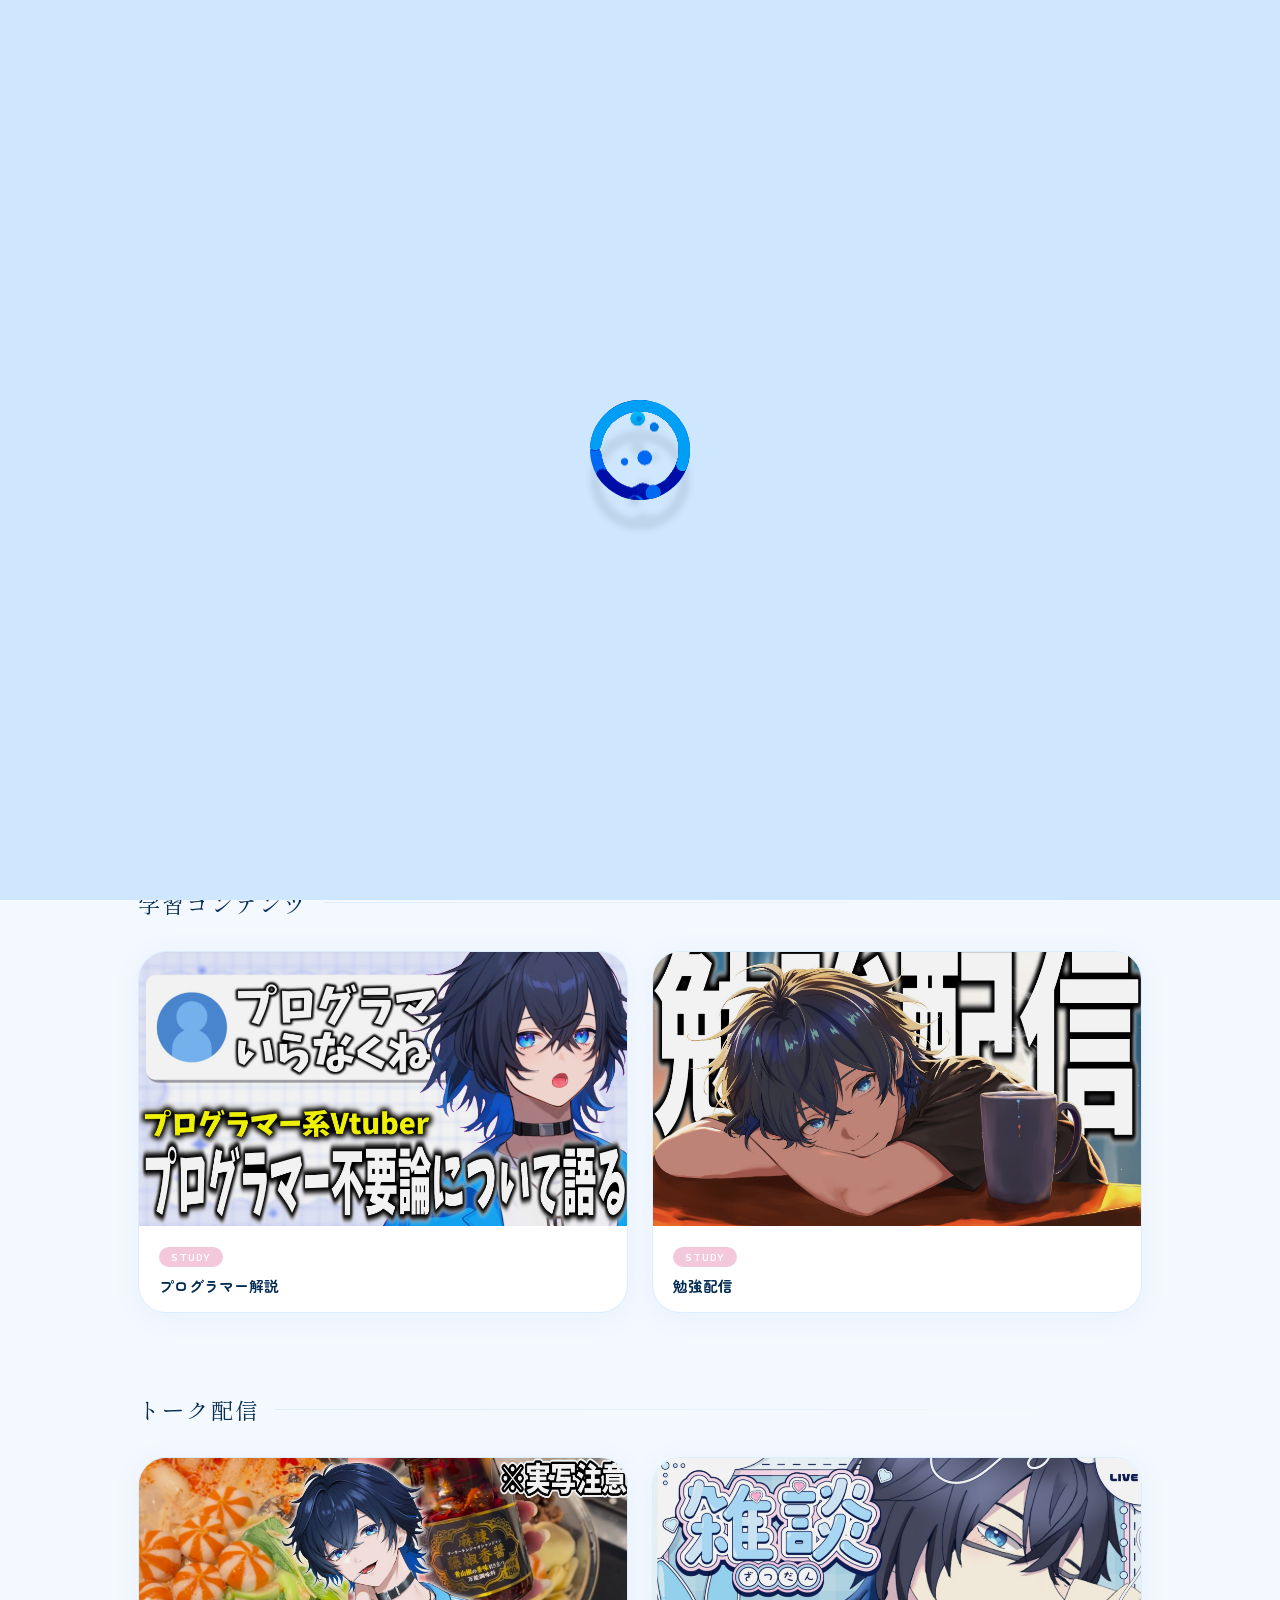
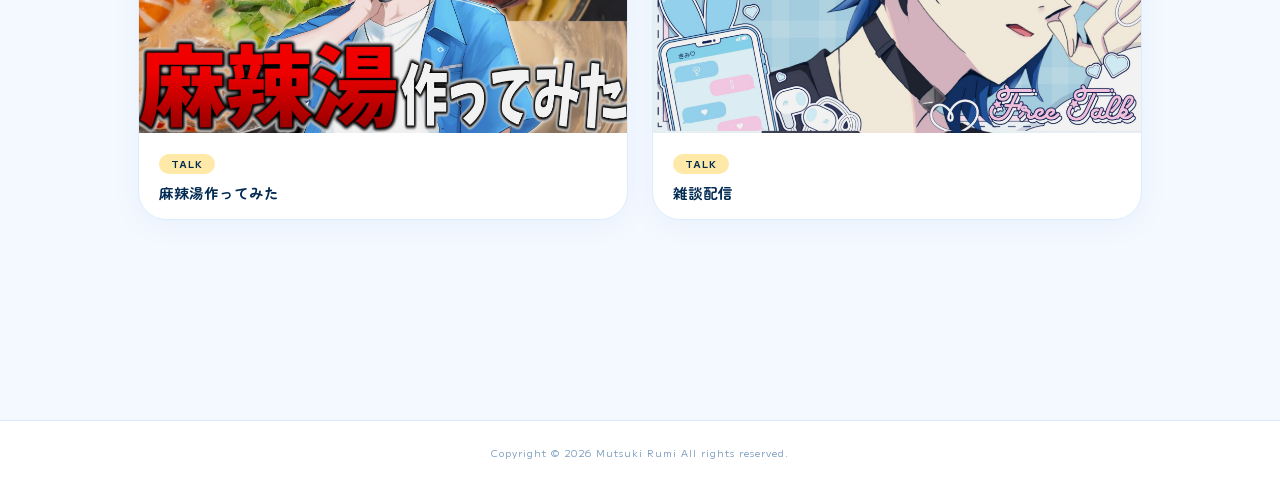
<file: WORKS.html>
<!DOCTYPE html>
<html lang="ja">
<head>
  <meta charset="UTF-8">
  <meta name="viewport" content="width=device-width, initial-scale=1.0">
  <title>睦月ルミ — Works</title>
  <link rel="preconnect" href="https://fonts.googleapis.com">
  <link rel="preconnect" href="https://fonts.gstatic.com" crossorigin>
  <link href="https://fonts.googleapis.com/css2?family=Shippori+Mincho:wght@300;400&family=Zen+Maru+Gothic:wght@400;700&family=M+PLUS+1:wght@700;900&display=swap" rel="stylesheet">
  <style>
    :root{--bg:#f4f8ff;--surface:#ffffff;--blue-l:#B5D4F4;--blue-m:#7bbfea;--blue-d:#378ADD;--navy:#042C53;--pink:#f4c8db;--yellow:#ffe9a8;--text:#1e2d45;--muted:#7a9bbf;--border:#daeeff;--r-m:16px;--r-l:28px;--r-full:9999px;}
    *,*::before,*::after{box-sizing:border-box;margin:0;padding:0;}
    html{scroll-behavior:smooth;}
    body{background:var(--bg);color:var(--text);font-family:'Zen Maru Gothic',sans-serif;overflow-x:hidden;}
    img{display:block;max-width:100%;}
    a{text-decoration:none;color:inherit;}

    .loader{position:fixed;inset:0;background:#cee7ff;display:flex;align-items:center;justify-content:center;z-index:9999;transition:opacity .4s ease;}
    .loader.hide{opacity:0;pointer-events:none;}
    .loader svg{width:400px;height:300px;visibility:hidden;}

    .cursor{position:fixed;width:12px;height:12px;border-radius:50%;background:var(--blue-d);pointer-events:none;z-index:9998;transform:translate(-50%,-50%);transition:width .3s,height .3s;mix-blend-mode:multiply;}
    .cursor-ring{position:fixed;width:40px;height:40px;border-radius:50%;border:1.5px solid var(--blue-m);pointer-events:none;z-index:9997;transform:translate(-50%,-50%);opacity:.6;transition:width .3s,height .3s,opacity .3s;}
    .cursor.hovered{width:6px;height:6px;}
    .cursor-ring.hovered{width:56px;height:56px;opacity:.3;}

    .nav{position:fixed;top:0;left:0;width:100%;z-index:200;background:rgba(244,248,255,.75);backdrop-filter:blur(16px);border-bottom:1px solid var(--border);}
    .nav__inner{max-width:1100px;margin:0 auto;padding:14px 48px;display:flex;align-items:center;justify-content:space-between;}
    .nav__logo{font-family:'M PLUS 1',sans-serif;font-size:.75rem;font-weight:900;letter-spacing:.2em;color:var(--navy);text-transform:uppercase;}
    .nav__menu{display:flex;gap:40px;list-style:none;}
    .nav__menu a{font-family:'M PLUS 1',sans-serif;font-size:.72rem;font-weight:700;letter-spacing:.12em;text-transform:uppercase;color:var(--muted);padding:4px 14px;border-radius:var(--r-full);transition:background .25s,color .25s;}
    .nav__menu a:hover{background:var(--blue-l);color:var(--navy);}

    .page-header{padding:140px 48px 60px;text-align:center;background:linear-gradient(to bottom,var(--blue-l) 0%,var(--bg) 100%);}
    .page-header__label{font-family:'M PLUS 1',sans-serif;font-size:.7rem;font-weight:700;letter-spacing:.2em;color:var(--blue-d);text-transform:uppercase;margin-bottom:12px;display:block;}
    .page-header__title{font-family:'Shippori Mincho',serif;font-size:clamp(2rem,5vw,4rem);font-weight:300;letter-spacing:.3em;color:var(--navy);}

    /* WORKSグリッド */
    .works{max-width:1100px;margin:0 auto;padding:60px 48px 120px;}

    .works-section{margin-bottom:80px;}
    .works-section__header{
      display:flex;align-items:center;gap:16px;
      margin-bottom:32px;
    }
    .works-section__title{
      font-family:'Shippori Mincho',serif;
      font-size:1.4rem;font-weight:400;
      letter-spacing:.1em;color:var(--navy);
    }
    .works-section__line{flex:1;height:1px;background:linear-gradient(to right,var(--border),transparent);}

    .works-grid{display:grid;grid-template-columns:repeat(2,1fr);gap:24px;}

    .work-card{
      border:1px solid var(--border);
      border-radius:var(--r-l);
      overflow:hidden;
      background:var(--surface);
      box-shadow:0 4px 24px rgba(123,191,234,.10);
      transition:transform .35s cubic-bezier(.34,1.56,.64,1),box-shadow .35s ease,border-color .35s ease;
      position:relative;
    }
    .work-card:hover{transform:translateY(-8px) scale(1.02);box-shadow:0 16px 48px rgba(123,191,234,.25);border-color:var(--blue-m);}
    .work-card__img{width:100%;aspect-ratio:16/9;object-fit:cover;display:block;transition:transform .5s ease,filter .5s ease;filter:brightness(.95);}
    .work-card:hover .work-card__img{transform:scale(1.06);filter:brightness(1.05);}
    .work-card__body{padding:16px 20px;}
    .work-card__tag{
      display:inline-block;font-family:'M PLUS 1',sans-serif;
      font-size:.6rem;font-weight:700;letter-spacing:.1em;
      text-transform:uppercase;color:#fff;
      padding:3px 12px;border-radius:var(--r-full);margin-bottom:8px;
    }
    .works-section:nth-child(1) .work-card__tag{background:var(--blue-m);}
    .works-section:nth-child(2) .work-card__tag{background:var(--pink);}
    .works-section:nth-child(3) .work-card__tag{background:var(--yellow);color:var(--navy);}
    .work-card__title{font-family:'Zen Maru Gothic',sans-serif;font-size:.92rem;font-weight:700;color:var(--navy);}

    [data-fade]{opacity:0;transform:translateY(40px);transition:opacity .9s ease,transform .9s ease;}
    [data-fade].is-visible{opacity:1;transform:translateY(0);}
    [data-fade-delay="1"]{transition-delay:.15s;}

    .footer{border-top:1px solid var(--border);padding:24px 48px;text-align:center;background:var(--surface);}
    .footer p{font-family:'M PLUS 1',sans-serif;font-size:.62rem;letter-spacing:.1em;color:var(--muted);}

    @media(max-width:768px){
      .nav__inner{padding:12px 16px;}
      .nav__menu{gap:4px;}
      .nav__menu a{font-size:.62rem;padding:4px 8px;flex-shrink:0;}
      .cursor,.cursor-ring{display:none;}
      .page-header{padding:100px 20px 40px;}
      .works{padding:40px 20px 80px;}
      .works-grid{grid-template-columns:1fr;}
    }
    @media(prefers-reduced-motion:reduce){*,*::before,*::after{animation-duration:.01ms !important;transition-duration:.01ms !important;}}
  </style>
</head>
<body>
  <div class="cursor" id="cursor"></div>
  <div class="cursor-ring" id="cursorRing"></div>

  <div class="loader" id="loader">
    <svg id="mainSVG" xmlns="http://www.w3.org/2000/svg" viewBox="0 0 800 600">
      <defs>
        <filter id="drop" x="-100%" y="-100%" width="250%" height="250%"><feGaussianBlur stdDeviation="5" result="coloredBlur"/><feOffset dx="0" dy="60" result="offsetblur"/><feFlood flood-color="#555" flood-opacity="0.12"/><feComposite in2="offsetblur" operator="in"/><feMerge><feMergeNode/><feMergeNode in="SourceGraphic"/></feMerge></filter>
        <filter id="drop2" x="-100%" y="-100%" width="250%" height="250%"><feGaussianBlur stdDeviation="6" result="coloredBlur"/><feOffset dx="0" dy="6" result="offsetblur"/><feFlood flood-color="#555" flood-opacity="0.51"/><feComposite in2="offsetblur" operator="in"/><feMerge><feMergeNode/><feMergeNode in="SourceGraphic"/></feMerge></filter>
        <filter id="goo"><feGaussianBlur in="SourceGraphic" stdDeviation="7" result="blur"/><feColorMatrix in="blur" mode="matrix" values="1 0 0 0 0  0 1 0 0 0  0 0 1 0 0  0 0 0 21 -9" result="cm"/><feBlend/></filter>
        <linearGradient id="grad1" gradientUnits="userSpaceOnUse" x1="400" y1="100" x2="400" y2="600"><stop offset="0" style="stop-color:#059FF6"/><stop offset="1" style="stop-color:#0369F3"/></linearGradient>
        <linearGradient id="grad2" gradientUnits="userSpaceOnUse" x1="400" y1="200" x2="400" y2="400"><stop offset="0" style="stop-color:#059FF6"/><stop offset="1" style="stop-color:#0408A7"/></linearGradient>
        <linearGradient id="grad3" gradientUnits="userSpaceOnUse" x1="400" y1="500" x2="400" y2="600"><stop offset="0" style="stop-color:#059FF6"/><stop offset="1" style="stop-color:#0369F3"/></linearGradient>
        <linearGradient id="grad4" gradientUnits="userSpaceOnUse" x1="400" y1="200" x2="400" y2="300"><stop offset="0" style="stop-color:#02DBFE"/><stop offset="1" style="stop-color:#0369F3"/></linearGradient>
        <clipPath id="mainMask"><circle cx="400" cy="300" r="100"/></clipPath>
        <clipPath id="otherMask"><rect x="300" y="0" width="200" height="400" rx="100" ry="100"/></clipPath>
      </defs>
      <g filter="url(#drop)"><g id="whole" clip-path="url(#mainMask)">
        <g class="dots1" filter="url(#goo)" fill="url(#grad1)"><circle class="outline" cx="400" cy="300" r="90" fill="none" stroke="#0369F3" stroke-width="23" stroke-dasharray="160 65"/><circle class="dot" cx="0" cy="0" r="20"/><circle class="dot" cx="0" cy="0" r="20"/><circle class="dot" cx="0" cy="0" r="20"/><circle class="dot" cx="0" cy="0" r="20"/><circle class="dot" cx="0" cy="0" r="20"/><circle class="dot" cx="0" cy="0" r="20"/><circle class="dot" cx="0" cy="0" r="20"/><circle class="dot" cx="0" cy="0" r="20"/><circle class="dot" cx="0" cy="0" r="20"/></g>
        <g class="dots2" filter="url(#goo)" fill="url(#grad2)"><circle class="outline" cx="400" cy="300" r="90" fill="none" stroke="#0408A7" stroke-width="23" stroke-dasharray="160 40"/><circle class="dot" cx="0" cy="0" r="20"/><circle class="dot" cx="0" cy="0" r="20"/><circle class="dot" cx="0" cy="0" r="20"/><circle class="dot" cx="0" cy="0" r="20"/><circle class="dot" cx="0" cy="0" r="20"/><circle class="dot" cx="0" cy="0" r="20"/><circle class="dot" cx="0" cy="0" r="20"/><circle class="dot" cx="0" cy="0" r="20"/><circle class="dot" cx="0" cy="0" r="20"/></g>
        <g class="dots3" filter="url(#goo)" fill="url(#grad3)"><circle class="outline" cx="400" cy="300" r="90" fill="none" stroke="url(#grad3)" stroke-width="23" stroke-dasharray="240"/><circle class="dot" cx="0" cy="0" r="20"/><circle class="dot" cx="0" cy="0" r="20"/><circle class="dot" cx="0" cy="0" r="20"/><circle class="dot" cx="0" cy="0" r="20"/><circle class="dot" cx="0" cy="0" r="20"/><circle class="dot" cx="0" cy="0" r="20"/><circle class="dot" cx="0" cy="0" r="20"/><circle class="dot" cx="0" cy="0" r="20"/><circle class="dot" cx="0" cy="0" r="20"/></g>
        <g class="dots4" filter="url(#goo)" fill="url(#grad4)"><circle class="dot" cx="0" cy="0" r="20"/><circle class="dot" cx="0" cy="0" r="20"/><circle class="dot" cx="0" cy="0" r="20"/><circle class="dot" cx="0" cy="0" r="20"/><circle class="dot" cx="0" cy="0" r="20"/><circle class="dot" cx="0" cy="0" r="20"/><circle class="dot" cx="0" cy="0" r="20"/><circle class="dot" cx="0" cy="0" r="20"/><circle class="dot" cx="0" cy="0" r="20"/></g>
      </g></g>
      <g filter="url(#drop2)"><g clip-path="url(#otherMask)"><g class="dots5" fill="url(#grad2)" filter="url(#goo)"><circle class="outsideDot" cx="0" cy="0" r="20"/><circle class="outsideDot" cx="0" cy="0" r="20"/><circle class="outsideDot" cx="0" cy="0" r="20"/><circle class="outsideDot" cx="0" cy="0" r="20"/><circle class="outsideDot" cx="0" cy="0" r="20"/><circle class="outsideDot" cx="0" cy="0" r="20"/><circle class="outsideDot" cx="0" cy="0" r="20"/><circle class="outsideDot" cx="0" cy="0" r="20"/><circle class="outsideDot" cx="0" cy="0" r="20"/></g></g></g>
    </svg>
  </div>

  <header>
    <nav class="nav">
      <div class="nav__inner">
        <span class="nav__logo">Mutsuki Rumi</span>
        <ul class="nav__menu">
          <li><a href="index.html">Home</a></li>
          <li><a href="PROFILE.html">Profile</a></li>
          <li><a href="WORKS.html">Works</a></li>
          <li><a href="HP依頼.html">HP依頼</a></li>
        </ul>
      </div>
    </nav>
  </header>

  <main>
    <div class="page-header" data-fade>
      <span class="page-header__label">// Works</span>
      <h1 class="page-header__title">活動実績</h1>
    </div>

    <div class="works">
      <div class="works-section" data-fade>
        <div class="works-section__header">
          <h2 class="works-section__title">ゲーム配信</h2>
          <div class="works-section__line"></div>
        </div>
        <div class="works-grid">
          <a href="https://www.youtube.com/live/qsR4Jw2q86g?si=0BE1giVkeXZ2qh2r" target="_blank" class="work-card">
            <img src="あんスタ.jpg" alt="あんスタ配信" class="work-card__img">
            <div class="work-card__body">
              <span class="work-card__tag">Game</span>
              <p class="work-card__title">あんスタ配信</p>
            </div>
          </a>
          <a href="https://www.youtube.com/watch?v=CLj-F-FuhrI&t=4807s" target="_blank" class="work-card">
            <img src="マイクラ.jpg" alt="マイクラ配信" class="work-card__img">
            <div class="work-card__body">
              <span class="work-card__tag">Game</span>
              <p class="work-card__title">マイクラ配信</p>
            </div>
          </a>
        </div>
      </div>

      <div class="works-section" data-fade data-fade-delay="1">
        <div class="works-section__header">
          <h2 class="works-section__title">学習コンテンツ</h2>
          <div class="works-section__line"></div>
        </div>
        <div class="works-grid">
          <a href="https://www.youtube.com/watch?v=IjesujZtqWc&t=63s" target="_blank" class="work-card">
            <img src="プログラマー解説.jpg" alt="プログラマー解説" class="work-card__img">
            <div class="work-card__body">
              <span class="work-card__tag">Study</span>
              <p class="work-card__title">プログラマー解説</p>
            </div>
          </a>
          <a href="https://www.youtube.com/watch?v=gZimz-SBgcY&t=7764s" target="_blank" class="work-card">
            <img src="勉強配信.jpg" alt="勉強配信" class="work-card__img">
            <div class="work-card__body">
              <span class="work-card__tag">Study</span>
              <p class="work-card__title">勉強配信</p>
            </div>
          </a>
        </div>
      </div>

      <div class="works-section" data-fade>
        <div class="works-section__header">
          <h2 class="works-section__title">トーク配信</h2>
          <div class="works-section__line"></div>
        </div>
        <div class="works-grid">
          <a href="#" class="work-card">
            <img src="雑談1.jpg" alt="麻辣湯作ってみた" class="work-card__img">
            <div class="work-card__body">
              <span class="work-card__tag">Talk</span>
              <p class="work-card__title">麻辣湯作ってみた</p>
            </div>
          </a>
          <a href="https://www.youtube.com/watch?v=apIXPnGbOVo&t=2587s" target="_blank" class="work-card">
            <img src="雑談2.jpg" alt="雑談配信" class="work-card__img">
            <div class="work-card__body">
              <span class="work-card__tag">Talk</span>
              <p class="work-card__title">雑談配信</p>
            </div>
          </a>
        </div>
      </div>
    </div>
  </main>

  <footer class="footer">
    <p>Copyright &copy; 2026 Mutsuki Rumi All rights reserved.</p>
  </footer>

  <noscript><style>.loader{display:none;}[data-fade]{opacity:1;transform:none;}</style></noscript>
  <script src="https://cdnjs.cloudflare.com/ajax/libs/gsap/3.12.2/gsap.min.js"></script>
  <script>
    const cursor=document.getElementById('cursor'),ring=document.getElementById('cursorRing');
    let mx=0,my=0,rx=0,ry=0;
    document.addEventListener('mousemove',e=>{mx=e.clientX;my=e.clientY;cursor.style.left=mx+'px';cursor.style.top=my+'px';});
    (function a(){rx+=(mx-rx)*.12;ry+=(my-ry)*.12;ring.style.left=rx+'px';ring.style.top=ry+'px';requestAnimationFrame(a);})();
    document.querySelectorAll('a,button').forEach(el=>{
      el.addEventListener('mouseenter',()=>{cursor.classList.add('hovered');ring.classList.add('hovered');});
      el.addEventListener('mouseleave',()=>{cursor.classList.remove('hovered');ring.classList.remove('hovered');});
    });
    window.addEventListener('load',()=>{
      const loader=document.getElementById('loader');
      gsap.set('svg',{visibility:'visible'});
      gsap.set('.dot',{transformOrigin:'50% 50%',attr:{cx:'random(350,450)',cy:440,r:'random(4,20)'}});
      gsap.set('.outsideDot',{transformOrigin:'50% 50%',attr:{cx:'random(370,420)',cy:420,r:'random(3,19)'}});
      gsap.to('.dots1 .dot',{duration:'random(2,8)',attr:{cy:'random(-220,-320)'},stagger:{each:.16,repeat:-1},ease:'linear'}).seek(100);
      gsap.to('.dots2 .dot',{duration:'random(2,5)',attr:{cy:'random(-220,-320)'},stagger:{each:.16,repeat:-1},ease:'sine.in'}).seek(100);
      gsap.to('.dots3 .dot',{duration:'random(6,12)',attr:{cy:'random(-220,-320)'},stagger:{each:.16,repeat:-1},ease:'sine.in'}).seek(100);
      gsap.to('.dots4 .dot',{duration:'random(3,9)',attr:{cy:'random(-220,-320)'},stagger:{each:.16,repeat:-1},ease:'sine.in'}).seek(100);
      gsap.to('.dots5 .outsideDot',{duration:'random(3,9)',attr:{cy:'random(-220,-320)',r:0},stagger:{each:.16,repeat:-1},ease:'power2.in'}).seek(100);
      gsap.to('.outline',{duration:gsap.utils.wrap([7,6.1,5.2]),svgOrigin:'400 300',rotation:gsap.utils.wrap([-360,-360]),ease:'linear',stagger:{each:1,repeat:-1}}).seek(200);
      setTimeout(()=>{loader.classList.add('hide');setTimeout(()=>{loader.style.display='none';},400);},2000);
    });
    document.querySelectorAll('a[href]').forEach(link=>{
      link.addEventListener('click',e=>{
        const href=link.getAttribute('href');
        if(!href||href.startsWith('http')||href.startsWith('#'))return;
        e.preventDefault();
        const loader=document.getElementById('loader');
        loader.style.display='flex';loader.style.opacity='1';loader.classList.remove('hide');
        gsap.set('#mainSVG',{visibility:'visible'});
        gsap.to('.dots1 .dot',{duration:'random(2,8)',attr:{cy:'random(-220,-320)'},stagger:{each:.16,repeat:-1},ease:'linear'}).seek(100);
        gsap.to('.dots2 .dot',{duration:'random(2,5)',attr:{cy:'random(-220,-320)'},stagger:{each:.16,repeat:-1},ease:'sine.in'}).seek(100);
        gsap.to('.outline',{duration:gsap.utils.wrap([7,6.1,5.2]),svgOrigin:'400 300',rotation:gsap.utils.wrap([-360,-360]),ease:'linear',stagger:{each:1,repeat:-1}}).seek(200);
        setTimeout(()=>{window.location.href=href;},800);
      });
    });
    const io=new IntersectionObserver(entries=>{
      entries.forEach(entry=>{if(entry.isIntersecting){entry.target.classList.add('is-visible');io.unobserve(entry.target);}});
    },{threshold:.1});
    document.querySelectorAll('[data-fade]').forEach(el=>io.observe(el));
  </script>
</body>
</html>
</file>
<file: style.css>
@import url('https://fonts.googleapis.com/css2?family=Playfair+Display&display=swap');


* {
  box-sizing: border-box; 
  margin: 0;
  padding: 0;
}

body{
    font-family: "Zen Maru Gothic", sans-serif;
    background-color: #f3f3f3;
    margin: 0;
    padding: 0;
}

a{
    font-family: "Zen Maru Gothic", sans-serif;
    font-weight: 700; 
}

h1, h2, h3 {
  font-family: "游明朝", sans-serif;
  font-weight: 900; 
}

.header{
    position: fixed;
    top: 0;
    left: 0;
    width: 100%;
    z-index: 100;
    background-color: rgba(255, 255, 255, 0.5);
    backdrop-filter: blur(8px);
    text-align: center;
    color: #333;
    padding: 0px 200px;
    object-fit: cover;
}

.menu{
    display: flex;
    padding: 20px 20px;
    justify-content: center;
    gap: 150px;
    margin-top: 0px;
    margin-bottom: 20px;
    font-size: 24px;
    border-bottom: none; 
    border: none;
}

.menu a {
  text-decoration: none;
  color: hsl(0, 0%, 49%);
  display: inline-block;
  transition: color 0.3s ease;
  font-size: 24px;
  border: none;
  white-space: nowrap;
  font-weight: 200;
  background: linear-gradient(90deg, #B5D4F4, #042C53);
  background-size: 200% 100%;
  background-position: 100% 0;
  -webkit-background-clip: text;
  -webkit-text-fill-color: transparent;
  background-clip: text;
}

.menu a:hover{
  background-position: 0% 0;  /* 左から右に色が流れる */
  transition: background-position 0.4s ease;
}

.movie{
    display: flex;
    justify-content: center;
    align-items: center;
    gap: 0px;
    margin-top: 20px;
    min-height: 10px;
    width: 100%;
}

.main-image{
    width:100%;
    height: 300px;
    position: relative;
    margin-bottom: 100px;
    margin-top: 70px;
}

.video-wrap {
  position: relative;  /* ← これが必要 */
  width: 100%;
  height: 800px;  /* ← 高さを追加 */
  overflow: hidden;
  background: #000;     /* ← デバッグ用に背景色 */
}

.cursor-effect {
  position: absolute;  /* ← absoluteに変更 */
  width: 200px;
  height: 200px;
  border-radius: 50%;
  background: radial-gradient(circle, rgba(181,212,244,0.3) 0%, transparent 70%);
  pointer-events: none;
  transform: translate(-50%, -50%);
  transition: opacity 0.3s ease;
  opacity: 0;
  z-index: 10;  /* ← 大きくする */
}
/* これに変える */
.video-wrap video {
  display: block;
  width: 100%;
  height: 100%;
  object-fit: cover;
  position: absolute;
  top: 0;
  left: 0;
}
.main-image p {
    font-size: 20px;
    padding: 20px;
    border-radius: 8px;
    background-color: rgba(255,255,255,0.7);
    position: absolute;
    top: 50%;
    left: 50%;
    z-index: 1;
    transform: translate(-50%,-50%);
}

.jikoshoukai{ /* 自己紹介セクションのスタイル */
    display: flex;
    flex-direction: row;
    align-items: center;
    justify-content: center;
    gap: 0px;
    padding: 0px;
    margin-top: 60px;
    max-width: 1400px;   
    margin-left: auto; 
    margin-right: auto;  
    width: 100%;
}

.jikoshoukai dl{ /* 自己紹介のテキスト */
    display: grid;
    grid-template-columns: 150px 1fr;
    gap: 80px;
    flex-direction: column;
    font-size: 24px;
    color: #333;
    line-height: 1.5;
}

.message{
    text-align: center;
    padding: 20px;
    font-size: 30px;
    margin-top: 1000px;
    margin-bottom: 600px;
}

.fade-in{
    opacity:0;
    transform: translateY(50px);
    transition: all 2s ease;
}

.fade-in.show{
    opacity: 1;
    transform: translateY(0);
}

.footer{
    background-color: #333;
    color: #fff;
    text-align: center;
    padding: 10px 0;
    margin-top: 400px;
}

.mutsuki-rumi{
    padding-left: -100px;
    width:500px;
    flex-shrink: 0;
}

.mutsuki-rumi img{
    width: 100%;
    height: auto;
    display: block;
    transition: transform 0.3s ease;
}

.mutsuki-rumi img:hover{
    transform: translateY(-10px);
}

.intro-text{
    display: flex;
    flex-direction: column;
    gap: 60px;
    max-width: 600px;
    text-align: left;
}

.intro-text p{
    gap: 0px;
    font-size: 19px;
    color: #333;
    line-height: 1.9;
}

@media (max-width: 768px) {

  /* ── ヘッダー ── */
  .header {
    padding: 0 10px;
  }

  .menu {
    gap: 12px;
    font-size: 13px;
    padding: 10px;
    margin-bottom: 8px;
    flex-wrap: wrap;
    justify-content: center;
  }

  .menu a {
    font-size: 13px;
  }

  /* ── メインビジュアル ── */
  .main-image {
    height: 500px;
    margin-top: 60px;
    margin-bottom: 40px;
  }

  .video-wrap {
    height: 500px;
  }

  .chara-image {
    width: 220px;
    margin-top: 40px;
    left: 50%;
    transform: translateX(-50%);
  }

  /* 左上の画像 */
  .bg-image-wrap {
    width: 100px;
    margin-left: 10px;
    margin-top: 10px;
  }

  /* 右側の画像 */
  .bg-image-right {
    margin-right: 10px;
    margin-bottom: 120px;
    width: 100px;
  }

  .bg-image-right2 {
    margin-right: 10px;
    margin-bottom: 20px;
    width: 100px;
  }

  .bg-tag {
    font-size: 9px;
    padding: 2px 6px;
  }

  /* ── グリッチテキスト ── */
  .message {
    font-size: 16px;
    margin-top: 60px;
    margin-bottom: 60px;
  }

  .glitch {
    font-size: 24px;
    letter-spacing: 6px;
    height: auto;
    line-height: 1.4;
  }

  /* ── 自己紹介 ── */
  .jikoshoukai {
    flex-direction: column;
    align-items: center;
    gap: 20px;
    padding: 20px;
    margin-top: 40px;
  }

  .mutsuki-rumi {
    width: 80%;
  }

  .intro-text {
    max-width: 100%;
    width: 100%;
    padding: 0 20px;
    gap: 24px;
  }

  .intro-text p {
    font-size: 14px;
    line-height: 1.8;
  }

  /* ── 泡 ── */
  .bubbles-container {
    max-width: 8rem;
  }

  /* ── フッター ── */
  .footer {
    margin-top: 60px;
    font-size: 12px;
  }

   /* ── フッター ── */
  .footer {
    margin-top: 60px;
    font-size: 12px;
  }

  /* ↓ ここに追記 */
  .bg-image-wrap {
    display: none;
  }

  .chara-image {
    width: 180px;           /* 60% → 固定値に */
    max-width: 240px;
    margin-top: 0;
    top: 30%;               /* 50% → 30% */
    transform: translateX(-50%) translateY(-50%);
  }

  .message {
    margin-top: -50px;
    margin-bottom: 300px;
    overflow: hidden;
    padding: 0 16px;
  }

  .glitch {
    font-size: 28px !important;      /* 16px → 28px */
    letter-spacing: 6px !important;
    height: auto !important;
    line-height: 1.4 !important;
    white-space: nowrap !important;
    color: #000000 !important;
    font-weight: 300 !important;
  }

  .intro-text {
  display: flex;
  flex-direction: column;
  gap: 60px;
  max-width: 600px;
  text-align: center;  /* left → center */
  }

}

.glitch {
  position: relative;
  color: #042C53;
  display: inline-block;
  font-family: "游明朝", "Yu Mincho", serif;  /* 明朝体に変更 */
  font-weight: 300;                            /* 細く */
  font-size: 48px;
  line-height: 72px;
  letter-spacing: 24px;
  height: 72px;
  text-decoration: none;
  overflow: hidden;
  color: #000000;        
}

.glitch:hover .letter,
.glitch.play .letter {
  transform: translateY(-100%);
}

.glitch .block:last-child {
  color: #655bff;
}

.glitch .letter {
  display: inline-block;
  transition: transform 0.6s cubic-bezier(0.76, 0, 0.24, 1);
}


.glitch::before,
.glitch::after {
  content: attr(data-text);
  position: absolute;
  top: 0;
  left: 0;
  width: 100%;
  height: 100%;
  opacity: 0;
}


.glitch .letter:nth-child(1)  { transition-delay: 0.00s; }
.glitch .letter:nth-child(2)  { transition-delay: 0.05s; }
.glitch .letter:nth-child(3)  { transition-delay: 0.10s; }
.glitch .letter:nth-child(4)  { transition-delay: 0.15s; }
.glitch .letter:nth-child(5)  { transition-delay: 0.20s; }
.glitch .letter:nth-child(6)  { transition-delay: 0.25s; }
.glitch .letter:nth-child(7)  { transition-delay: 0.30s; }
.glitch .letter:nth-child(8)  { transition-delay: 0.35s; }
.glitch .letter:nth-child(9)  { transition-delay: 0.40s; }
.glitch .letter:nth-child(10) { transition-delay: 0.45s; }
.glitch .letter:nth-child(11) { transition-delay: 0.50s; }
.glitch .letter:nth-child(12) { transition-delay: 0.55s; }

.loader {
  position: fixed;
  inset: 0;
  background: #cee7ff;
  display: flex;
  align-items: center;
  justify-content: center;
  z-index: 9999;
  opacity: 1;
  transition: opacity 0.3s ease;
}

.loader.hide {
  opacity: 0;
  pointer-events: none;
}

.loader-text {
  font-family: "M PLUS 1", sans-serif;
  font-size: 32px;
  font-weight: 900;
  color: #d5eaff;
  letter-spacing: 0.3em;
  animation: flicker 1s ease forwards;
}

.loader svg {
  width: 400px;
  height: 300px;
  visibility: hidden;
}

@keyframes flicker {
  0%   { opacity: 0; }
  30%  { opacity: 1; }
  60%  { opacity: 0.3; }
  80%  { opacity: 1; }
  100% { opacity: 1; }
}

.movie-wrap {
  position: relative;
  width: 100%;
  overflow: hidden;
}

.movie-wrap video {
  display: block;
  width: 100%;
  height: 800px;
  object-fit: cover;
}

/* 泡を動画の上に重ねる */
.bubbles-container {
  position: absolute;
  top: 0;
  left: 50%;
  width: 100%;
  max-width: 15rem;
  transform: translateX(-50%);
  opacity: 0.75;
  overflow: visible;
  z-index: 1;
  pointer-events: none; /* クリックを動画に通す */
}

.bubbles circle {
  stroke: white;
  fill: none;
}

/* 大きい泡のアニメーション */
.bubbles-large > g {
  transform: translateY(2048px);
  opacity: 0;
}

.bubbles-large > g:nth-of-type(1) { animation: up 6.5s infinite; }
.bubbles-large > g:nth-of-type(2) { animation: up 5.25s 250ms infinite; }
.bubbles-large > g:nth-of-type(3) { animation: up 6s 750ms infinite; }
.bubbles-large > g:nth-of-type(4) { animation: up 5.5s 1.5s infinite; }
.bubbles-large > g:nth-of-type(5) { animation: up 6.5s 4s infinite; }

/* 小さい泡のアニメーション */
.bubbles-small > g {
  transform: translateY(2048px);
  opacity: 0;
}

.bubbles-small > g:nth-of-type(1)  { animation: up 5.25s infinite; }
.bubbles-small > g:nth-of-type(2)  { animation: up 5.75s infinite; }
.bubbles-small > g:nth-of-type(3)  { animation: up 5.25s 250ms infinite; }
.bubbles-small > g:nth-of-type(4)  { animation: up 5.75s 325ms infinite; }
.bubbles-small > g:nth-of-type(5)  { animation: up 6s 125ms infinite; }
.bubbles-small > g:nth-of-type(6)  { animation: up 5.13s 250ms infinite; }
.bubbles-small > g:nth-of-type(7)  { animation: up 6.25s 350ms infinite; }
.bubbles-small > g:nth-of-type(8)  { animation: up 7s 200ms infinite; }
.bubbles-small > g:nth-of-type(9)  { animation: up 6.25s 233ms infinite; }
.bubbles-small > g:nth-of-type(10) { animation: up 6s 900ms infinite; }

@keyframes up {
  0%        { opacity: 0; }
  10%, 90%  { opacity: 1; }
  100%      { opacity: 0; transform: translateY(-1024px); }
}

@keyframes wobble {
  33% { transform: translateX(-50px); }
  66% { transform: translateX(50px); }
}

.main-image {
  transition: transform 0.4s ease, filter 0.4s ease;
  position: relative;
  position: relative;  /* ← 追加 */
  z-index: 1;          /* ← キャラを前面に */
  width: 100%;
  height: 800px;
  overflow: visible;  /* hidden → visible */
}

.main-image:hover {
  transform: translateY(-10px);
  filter: drop-shadow(0 20px 30px rgba(181, 212, 244, 0.6));
}

/* 後ろの縦長画像 */
.bg-image {
  width: 200px;
  height: 200px;
  object-fit: cover;
  border-radius: 20px;
  display: block;
  pointer-events: auto;
  transition: transform 0.4s ease, filter 0.4s ease;
  border: 2px solid #000;  /* ← 追加 */
}

.bg-tag {
  position: absolute;
  top: -14px;
  left: 12px;
  background: #042C53;
  color: #B5D4F4;
  font-size: 11px;
  font-family: "M PLUS 1", sans-serif;
  font-weight: 700;
  padding: 3px 10px;
  border-radius: 20px;
  letter-spacing: 0.05em;
  white-space: nowrap;
}

.bg-image:hover {
  transform: scale(1.1);             /* ← ズームイン */
}

.bg-image-wrap {
  position: absolute;
  top: 10px;
  left: 10px;
  width: 250px;
  z-index: 3;
  margin-top: 50px;
  margin-left: 200px;
  border-radius: 20px;
  overflow: visible;  /* hidden → visible */
}


.bg-image-wrap:hover {
  transform: scale(1.1);
}

/* ::after だけ残す */
.bg-image-wrap::after {
  content: '';
  position: absolute;
  bottom: 0;
  left: 0;
  width: 100%;  
  height: px;
  background: linear-gradient(70deg,#B5D4F4, #042C53);
  transform: scaleX(0);
  transform-origin: left;
  transition: transform 0.4s ease;
}

.bg-image-wrap:hover::after {
  transform: scaleX(1);
}

.bg-image-wrap:hover::before {
  opacity: 1;
}

.bg-image-wrap:hover .bg-image {
  filter: brightness(0.85);
  transform: scale(1.03);
}


@keyframes border-spin {
  from { transform: rotate(0deg); }
  to   { transform: rotate(360deg); }
}



.chara-image {
  pointer-events: auto;
  position: absolute;
  width: 450px;  /* キャラを大きく */
  height: auto;
  z-index: 2;
  left: 50%;       /* 中央に */
  transform: translateX(-50%);
  top: 0;          /* bottom → top に変更 */
  margin-top: 60px;
  transition: transform 0.4s ease, filter 0.4s ease;
}

.chara-image:hover {
  transform: translateX(-50%) translateY(-10px);  /* 中央を維持しつつ浮かぶ */
  filter: drop-shadow(0 20px 30px rgba(181, 212, 244, 0.6));
}

.cursor-effect {
  position: absolute;
  width: 6px;
  height: 6px;
  border-radius: 50%;
  background: rgba(255, 255, 255, 0.9);
  pointer-events: none;
  transform: translate(-50%, -50%);
  opacity: 0;
  z-index: 10;
  box-shadow: 0 0 10px 2px rgba(181, 212, 244, 0.8);
}

.star-particle {
  position: absolute;
  width: 4px;
  height: 4px;
  border-radius: 50%;
  background: rgba(255, 255, 255, 0.9);
  pointer-events: none;
  transform: translate(-50%, -50%);
  z-index: 10;
  box-shadow: 0 0 6px 2px rgba(181, 212, 244, 0.8);
  animation: star-fade 0.6s ease forwards;
}

@keyframes star-fade {
  0% {
    opacity: 1;
    transform: translate(-50%, -50%) scale(1);
    width: 6px;
    height: 6px;
  }
  100% {
    opacity: 0;
    transform: translate(-50%, -50%) scale(0);
    width: 2px;
    height: 2px;
  }
}

.bg-image-right {
  left: auto;          /* leftをリセット */
  right: 10px;         /* 右から */
  bottom: 10px;        /* 下から */
  top: auto;           /* topをリセット */
  margin-top: 0;
  margin-left: 0;
  margin-right: 100px;
  margin-bottom: 300px;
}

.bg-image-right2 {
  left: auto;          /* leftをリセット */
  right: 10px;         /* 右から */
  bottom: 10px;        /* 下から */
  top: auto;           /* topをリセット */
  margin-top: 0;
  margin-left: 0;
  margin-right: 100px;
  margin-bottom: 50px;
}
</file>
<file: PROFILE.css>
* {
  box-sizing: border-box;
  margin: 0;
  padding: 0;
}

body {
  font-family: "Zen Maru Gothic", sans-serif;
  background-color: #e7e7e7;
  margin: 0;
  padding: 0;
}

a {
  font-family: "Zen Maru Gothic", sans-serif;
  font-weight: 700;
}

h1, h2, h3 {
  font-family : "コーポレートロゴ", "游明朝", serif;
  font-weight: 900;
  color: #b2d8ff;
  margin-top: 20px;
}

/* ── ヘッダー ── */
.header {
  position: fixed;
  top: 0;
  left: 0;
  width: 100%;
  z-index: 100;
  background-color: rgba(255, 255, 255, 0.5);
  backdrop-filter: blur(8px);
  text-align: center;
  color: #333;
  padding: 0 200px;
  user-select: none;
}

.menu {
  display: flex;
  padding: 20px;
  justify-content: center;
  gap: 150px;
  margin-bottom: 20px;
  font-size: 24px;
  border: none;
}

.menu a {
  text-decoration: none;
  color: hsl(0, 0%, 49%);
  display: inline-block;
  transition: color 0.3s ease;
  font-size: 24px;
  border: none;
  white-space: nowrap;
  font-weight: 200;
  background: linear-gradient(90deg, #B5D4F4, #042C53);
  background-size: 200% 100%;
  background-position: 100% 0;
  -webkit-background-clip: text;
  -webkit-text-fill-color: transparent;
  background-clip: text;
}

.menu a:hover{
  background-position: 0% 0;  /* 左から右に色が流れる */
  transition: background-position 0.4s ease;
}

/* ── プロフィールページ ── */
.profile-main {

  display: flex;
  align-items: center;
  justify-content: center;
  padding: 100px 40px 40px;
  min-height: 100vh;
}

/* ── ウィンドウ ── */
.profile-window {
  width: 1000px;
  background: transparent;
  border-radius: 14px;
  border: 1px solid #c8dff4;
  box-shadow: 0 4px 24px rgba(4, 44, 83, 0.08);
  margin-top: 0px;
  position: relative;
}

/* タイトルバー */
.window-titlebar {
  background: #E6F1FB;
  border-bottom: 1px solid #c8dff4;
  padding: 10px 16px;
  display: flex;
  align-items: center;
  gap: 8px;
  user-select: none;
}

.dot {
  width: 12px;
  height: 12px;
  border-radius: 50%;
  cursor: pointer;
  transition: filter 0.2s ease;
}

.dot:hover { filter: brightness(0.85); }
.dot-r { background: #ffffff; }
.dot-y { background: #effdff; }
.dot-b { background: #B5D4F4; }

/* URLバー */
.window-url {
  flex: 1;
  background: #ffffff;
  border: 1px solid #e2e2e2;
  border-radius: 20px;
  padding: 3px 14px;
  margin: 0 12px;
}

.window-url input {
  width: 100%;
  border: none;
  outline: none;
  font-size: 11px;
  color: #8a8a8a;
  text-align: center;
  background: transparent;
  font-family: "Zen Maru Gothic", sans-serif;
  cursor: text;
}

.window-url input:focus {
  color: #042C53;
  text-align: left;
}

/* タブ */
.window-tabs {
  display: flex;
  background: #f9fcff;
  border-bottom: 1px solid #686868;
  padding: 0 12px;
  gap: 4px;
  justify-content: flex-start;
}

.tab {
  width: 200px;
  padding: 8px 20px;
  font-size: 12px;
  font-family: "Zen Maru Gothic", sans-serif;
  color: #98cbff;
  background: #e8f5ff;
  border: 1px solid #c8dff4;
  border-bottom: none;
  border-radius: 6px 6px 0 0;
  cursor: pointer;
  transition: background 0.2s ease;
  margin-top: 6px;
}

.tab:hover { background: #EEF5FC; }

.tab.active {
  background: #fff;
  color: #042C53;
  font-weight: 700;
  border-bottom: 1px solid #fff;
  margin-bottom: -1px;
}

/* コンテンツエリア */
.window-content {
  display: flex;
  gap: 0;
  padding: 32px;
  height: 700px;
  text-align: left;
  overflow: auto;
  background-color: #f3f3f3;
}

/* 立ち絵＋名前 */
.profile-image {
  width: 450px;
  flex-shrink: 0;
  flex-direction: column;  /* 縦並び */
  align-items: center;
  justify-content: center;
}

.profile-image img {
  width: 100%;
  height: auto;
  display: block;
  transition: opacity 0.3s ease, transform 0.3s ease;
}

.profile-image img.img-leave {
  opacity: 0;
  transform: scale(0.95);
}

.profile-image img.img-enter {
  opacity: 0;
  transform: scale(1.05);
}

/* 名前 */
.profile-name {
  font-size: 24px;
  font-weight: 700;
  color: #042C53;
  text-align: center;
  font-family: "M PLUS 1", sans-serif;
}

/* タブエリア */
.tab-area {
  flex: 1;
  height: auto;
  overflow-y: auto;
  position: relative;
  min-height: 0;
  overflow-y: visible;
}

.tab-area::-webkit-scrollbar { width: 6px; }
.tab-area::-webkit-scrollbar-track { background: #E6F1FB; }
.tab-area::-webkit-scrollbar-thumb {
  background: #B5D4F4;
  border-radius: 10px;
}

.tab-content {
  position: absolute;
  top: 0;
  left: 0;
  width: 100%;
  height: 100%;
  opacity: 0;
  transform: scale(0.95);
  transition: opacity 0.3s ease, transform 0.3s ease;
  pointer-events: none;
  padding: 20px;
  overflow-y: auto; 
}

.tab-content.active {
  opacity: 1;
  transform: scale(1);
  pointer-events: auto;
}

.tab-content.leave {
  opacity: 0;
  transform: scale(0.95);
}

/* dl */
dl {
  display: grid;
  grid-template-columns: 100px 1fr;
  gap: 10px;
  margin-top: 0px;
  margin-left: -40px;
}

dt {
  color: #707070;
  font-family: "Zen Maru Gothic", sans-serif;
  font-size: 14px;
  font-weight: 700;
  border-bottom: 1px solid #c8dff4;
  font-weight: 400;
  margin-bottom: 0px;
}

dd {
  color: #525355;
  margin-left: 0;
  font-size: 14px;
  margin-top: 10px;
  border-bottom: 1px solid #c8dff4;
  font-weight: 400;
}

.followers{
  margin-top: 30px;
  align-items: left;
  justify-content: left;
  margin-left: -40px;
  margin-bottom: 30px;
  border-bottom: 1px solid #8a8a8a;
}

.followers dd {
  border-bottom: none;  /* ← 追加 */
}

.bold{
  font-weight: 1000;
  font-size: 50px;
  margin-right: 20px;
}



.tree {
  list-style: none;
  padding-left: 0;
}

.tree li {
  position: relative;
  padding-left: 20px;
  line-height: 2;
}

.tree li::before {
  content: '├';
  position: absolute;
  left: 0;
  color: #378ADD;
}

.tree li:last-child::before {
  content: '└';
}

.tree ul {
  list-style: none;
  padding-left: 16px;
}


/* ── 3. 追加する文字をグリッドの制限から「解放」して中央寄せにする ── */
.profile-bottom-text {
  grid-column: 1 / -1; /* 💡 グリッドの枠（2列）をぶち抜いて、横幅いっぱいに広げる */
  width: 100%;
  text-align: center;  /* 💡 これで画像と説明文の両方をまたいだ「中央」になります */
  margin-top: 80px;    /* 上（dl）とのすき間を大きくあけて、スクロールで出す */
  padding-bottom: 40px;/* スクロールしたときの一番下の余白 */
}

.profile-bottom-text h2 {
  font-family: "游明朝", sans-serif;
  font-size: 32px;
  color: #042C53;
  font-weight: 900;
  margin-top : 20px;
}

.profile-bottom-text p{
  margin-top: 60px;
}

.profile-bottom-text-2 {
  grid-column: 1 / -1; /* 💡 グリッドの枠（2列）をぶち抜いて、横幅いっぱいに広げる */
  width: 100%;
  text-align: center;  /* 💡 これで画像と説明文の両方をまたいだ「中央」になります */
  margin-top: 80px;    /* 上（dl）とのすき間を大きくあけて、スクロールで出す */
  padding-bottom: 40px;/* スクロールしたときの一番下の余白 */
}

.profile-bottom-text-2 h2{
  font-family: "游明朝", sans-serif;
  font-size: 32px;
  color: #042C53;
  font-weight: 900;
  margin-top : 20px;
}

.profile-bottom-text-2 p{
  margin-top: 60px;
}

.intro-top {
  display: flex;
  flex-direction: row;
  align-items: flex-start;
  gap: 32px;
  width: 100%; 
  margin-top: 20px;
}

/* 後ろのウィンドウ1枚目 */
.profile-window::before {
  content: '';
  position: absolute;
  top: 12px;
  left: 12px;
  width: 100%;
  height: 100%;
  background: #f2f8ff;
  border-radius: 14px;
  border: 1px solid #c8dff4;
  z-index: -1;
}

/* 後ろのウィンドウ2枚目 */
.profile-window::after {
  content: '';
  position: absolute;
  top: 24px;
  left: 24px;
  width: 100%;
  height: 100%;
  background: #e9e9e9;
  border-radius: 14px;
  border: 1px solid #d3d3d3;
  z-index: -2;
}

.window-close {
  width: 28px;
  height: 28px;
  border-radius: 6px;
  background: transparent;
  border: 1px solid #c8dff4;
  color: #378ADD;
  font-size: 12px;
  cursor: pointer;
  display: flex;
  align-items: center;
  justify-content: center;
  transition: background 0.2s ease, color 0.2s ease;
  flex-shrink: 0;
  text-decoration: none;
}

.window-close:hover {
  background: #F4C8DB;
  color: #fff;
  border-color: #F4C8DB;
}

.radar-container {
  display: flex;
  flex-direction: column;
  align-items: center;
  gap: 5px;
  flex: 1;
}

.radar-title {
  font-family: "M PLUS 1", sans-serif;
  font-size: 18px;
  color: #9c9c9c;
  letter-spacing: 0.1em;
  align-self: flex-start;
}

.radar-chart {
  width: 100%;
  max-width: 340px;
  height: auto;
}

.radar-stats {
  display: grid;
  grid-template-columns: repeat(3, 1fr);
  gap: 12px;
  width: 100%;
}

.stat-item {
  display: flex;
  justify-content: space-between;
  align-items: center;
  background: #E6F1FB;
  border-radius: 8px;
  padding: 8px 14px;
}

.stat-label {
  font-size: 13px;
  color: #378ADD;
  font-weight: 700;
}

.stat-value {
  font-size: 18px;
  color: #042C53;
  font-weight: 900;
  font-family: "M PLUS 1", sans-serif;
}

.param-layout {
  display: flex;
  flex-direction: row;
  align-items: center;
  gap: 32px;
  padding: 20px;
  height: 100%;
}

.sns-links {
  display: flex;
  gap: 8px;          /* 16px → 8px に小さく */
  align-items: left;
  margin-top: 16px;
}

.sns-links a {
  display: flex;
  align-items: left;
  justify-content: left;
}

.sns-links img {
  width: 60px;
  height: 60px;
  object-fit: cover;   /* contain → cover に変更 */
  border-radius: 8px;
  transition: transform 0.3s ease;
}
.intro-left{
  display: flex;
  flex-direction: column;
  align-items: left;
  justify-content: left;
}

.MBTI {
  display: flex;
  flex-direction: column;
  gap: 10px;
  margin-left: -40px;
}

.MBTI h3 {
  font-family: "Zen Maru Gothic", sans-serif;
  font-size: 20px;
  color: #4e4e4e;
  font-weight: 700;
}

.MBTI p {
  font-family: "Zen Maru Gothic", sans-serif;
  font-size: 18px;
  color: #525355;
  font-weight: 400;
}

/* parameterのレイアウト */

.param-layout {
  display: flex;
  flex-direction: row;   /* 左：立ち絵　右：param-info */
  align-items: flex-start;  /* 上揃えに変更 */
  gap: 32px;
  padding: 20px;
  height: 100%;
}

/* 立ち絵＋名前 */
.param-illust {
  width: 400px;
  flex-shrink: 0;
  display: flex;    
  flex-direction: column;  /* 縦並び */
  align-items: center;
  justify-content: center;
  margin-top: 40px;
}


.param-illust img {
  width: 100%;
  height: auto;
  display: block;
  transition: opacity 0.3s ease, transform 0.3s ease;
}

.param-info{
  display: flex;
  flex-direction: column;  /* 縦並び */
  gap: 24px;
  flex: 1;
}

.log{
  margin-top: -20px;
}

.log p{
  font-family: "明朝体", "游明朝", serif;
  font-size: 14px;
  font-weight: 200;
  color: #525355;
  gap: 12px;
  padding: 10px;
}

.log h2{
  border-bottom: 1px solid #c8dff4;
}

/* ファンの方へタブ */
/* メッセージレイアウト */

.message-layout {
  display: flex;
  flex-direction: column;
  gap: 12px;
  margin-top: 70px;
  align-items: center;
}

.message-layout h2{
  font-family: "游明朝", serif;
  font-size: 32px;
  margin-top: -50px;
}

.message-layout p{
  font-family: "明朝体", "游明朝", serif;
  font-size: 14px;
  font-weight: 200;
  color: #525355;
  gap: 12px;
  padding: 10px;
  opacity: 0;
  transform: translateY(10px);
  transition: opacity 0.6s ease, transform 0.6s ease;
}

.message-layout p.visible {
  opacity: 1;
  transform: translateY(0);
}

.divider {
  border: none;
  border-top: 1px solid #000;
  width: 100%;  /* mainの中で100%にする */
  display: block;  /* ← 追加 */
}

@media (max-width: 768px) {

  /* ── プロフィールページ全体 ── */
  .profile-main {
    padding: 80px 16px 40px;
  }

  /* ── ウィンドウ ── */
  .profile-window {
    width: 100%;
  }

  /* ── タブ ── */
  .window-tabs {
    gap: 2px;
    padding: 0 6px;
  }

  .tab {
    width: auto;
    flex: 1;
    padding: 8px 6px;
    font-size: 11px;
  }

  /* ── コンテンツエリア ── */
  .window-content {
    padding: 16px;
    height: auto;
    min-height: 600px;
  }

  /* ── 自己紹介タブ ── */
  .intro-top {
    flex-direction: column;
    gap: 16px;
  }

  .profile-image {
    width: 100%;
  }

  .profile-image img {
    width: 60%;
    margin: 0 auto;
  }

  .intro-right {
    width: 100%;
  }

  dl {
    margin-left: 0;
    grid-template-columns: 90px 1fr;
    gap: 6px;
    font-size: 12px;
  }

  dt, dd {
    font-size: 12px;
  }

  .followers {
    margin-left: 0;
    font-size: 12px;
  }

  .bold {
    font-size: 32px;
  }

  .sns-links img {
    width: 40px;
    height: 40px;
  }

  .profile-bottom-text,
  .profile-bottom-text-2 {
    margin-top: 40px;
    padding-bottom: 20px;
  }

  .profile-bottom-text h2,
  .profile-bottom-text-2 h2 {
    font-size: 20px;
  }

  .profile-bottom-text p,
  .profile-bottom-text-2 p {
    margin-top: 20px;
    font-size: 13px;
  }

  /* ── パラメータタブ ── */
  .param-layout {
    flex-direction: column;
    gap: 16px;
    height: auto;
  }

  .param-illust {
    width: 100%;
    margin-top: 0;
  }

  .param-illust img {
    width: 60%;
    margin: 0 auto;
  }

  .param-info {
    width: 100%;
  }

  .radar-chart {
    max-width: 100%;
  }

  .log h2 {
    font-size: 16px;
  }

  .log p {
    font-size: 13px;
  }

  /* ── ファンへタブ ── */
  .message-layout {
    align-items: center;
    text-align: center;
  }

  .message-layout p {
    font-size: 8px;  /* 13px → 12px */
    line-height: 1.8;
    text-align: center;
    width: 100%;
    padding: 6px;    /* paddingを減らす */
  }

  .message-layout h2 {
    font-size: 18px;
  }
  /* ── ヘッダー ── */
  .header {
    padding: 0 10px;
  }

  .menu {
    gap: 8px;
    font-size: 11px;
    padding: 8px 4px;
    margin-bottom: 0;
    flex-wrap: nowrap;
    justify-content: center;
    overflow-x: auto;
  }

  .menu a {
    font-size: 11px;
    white-space: nowrap;
    flex-shrink: 0;
  }

  .MBTI{
    margin-left: 20px;
    text-align: left;  /* left → center */
  }

  .tab-content .divider {
    width: 100%;
  }

  .intro-right .divider {
  width: calc(100% + 40px);  /* margin-leftの分を補正 */
  margin-left: -40px;
  }
}

.tab-content .divider {
  position: relative;
  left: -20px;          /* paddingの分だけ左にずらす */
  width: calc(100% + 40px) !important;  /* !important を追加 */
  margin: 20px 0;
}

.nav{position:fixed;top:0;left:0;width:100%;z-index:200;background:rgba(244,248,255,.75);backdrop-filter:blur(16px);border-bottom:1px solid #daeeff;}
.nav__inner{max-width:1100px;margin:0 auto;padding:14px 48px;display:flex;align-items:center;justify-content:space-between;}
.nav__logo{font-family:'M PLUS 1',sans-serif;font-size:.75rem;font-weight:900;letter-spacing:.2em;color:#042C53;text-transform:uppercase;}
.nav__menu{display:flex;gap:40px;list-style:none;}
.nav__menu a{font-family:'M PLUS 1',sans-serif;font-size:.72rem;font-weight:700;letter-spacing:.12em;text-transform:uppercase;color:#7a9bbf;padding:4px 14px;border-radius:9999px;transition:background .25s,color .25s;}
.nav__menu a:hover{background:#B5D4F4;color:#042C53;}

@media(max-width:768px){
  .nav__inner{padding:12px 16px;}
  .nav__menu{gap:4px;}
  .nav__menu a{font-size:.62rem;padding:4px 8px;flex-shrink:0;white-space:nowrap;}
}
</file>
